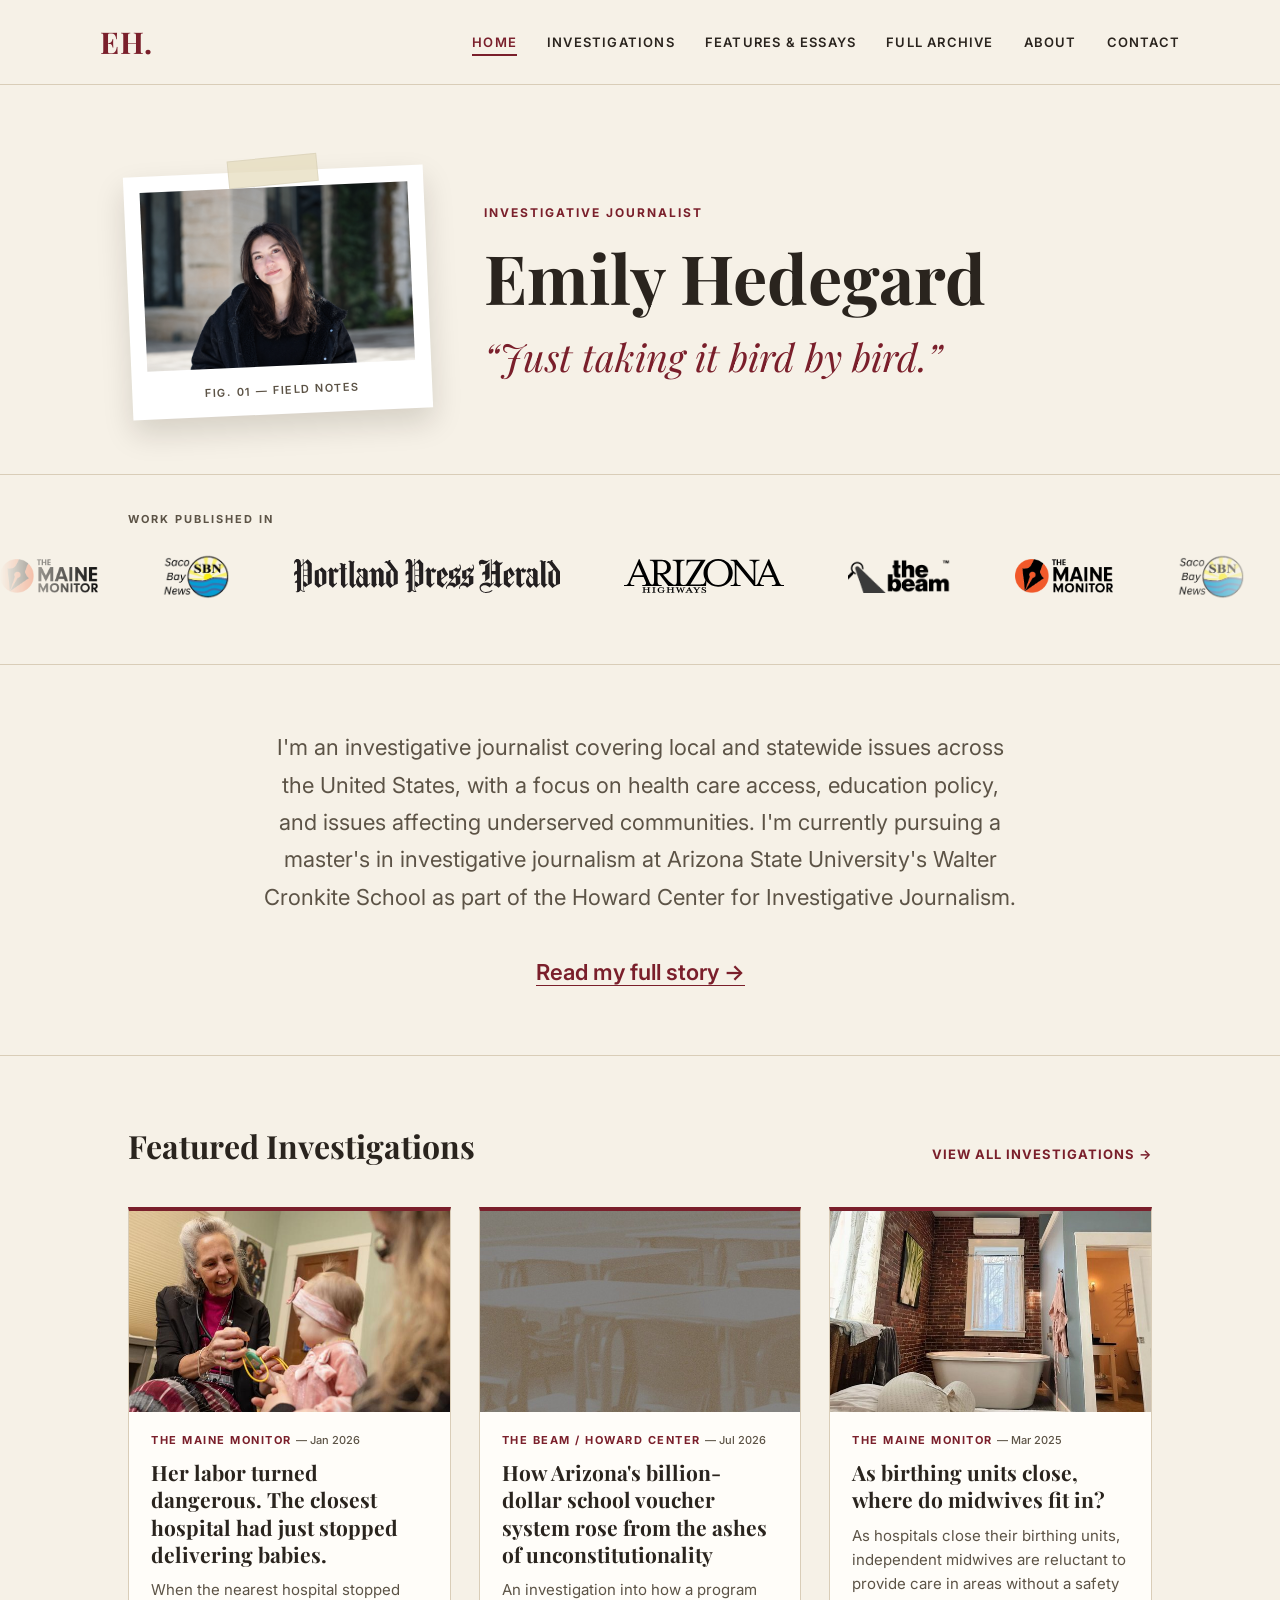
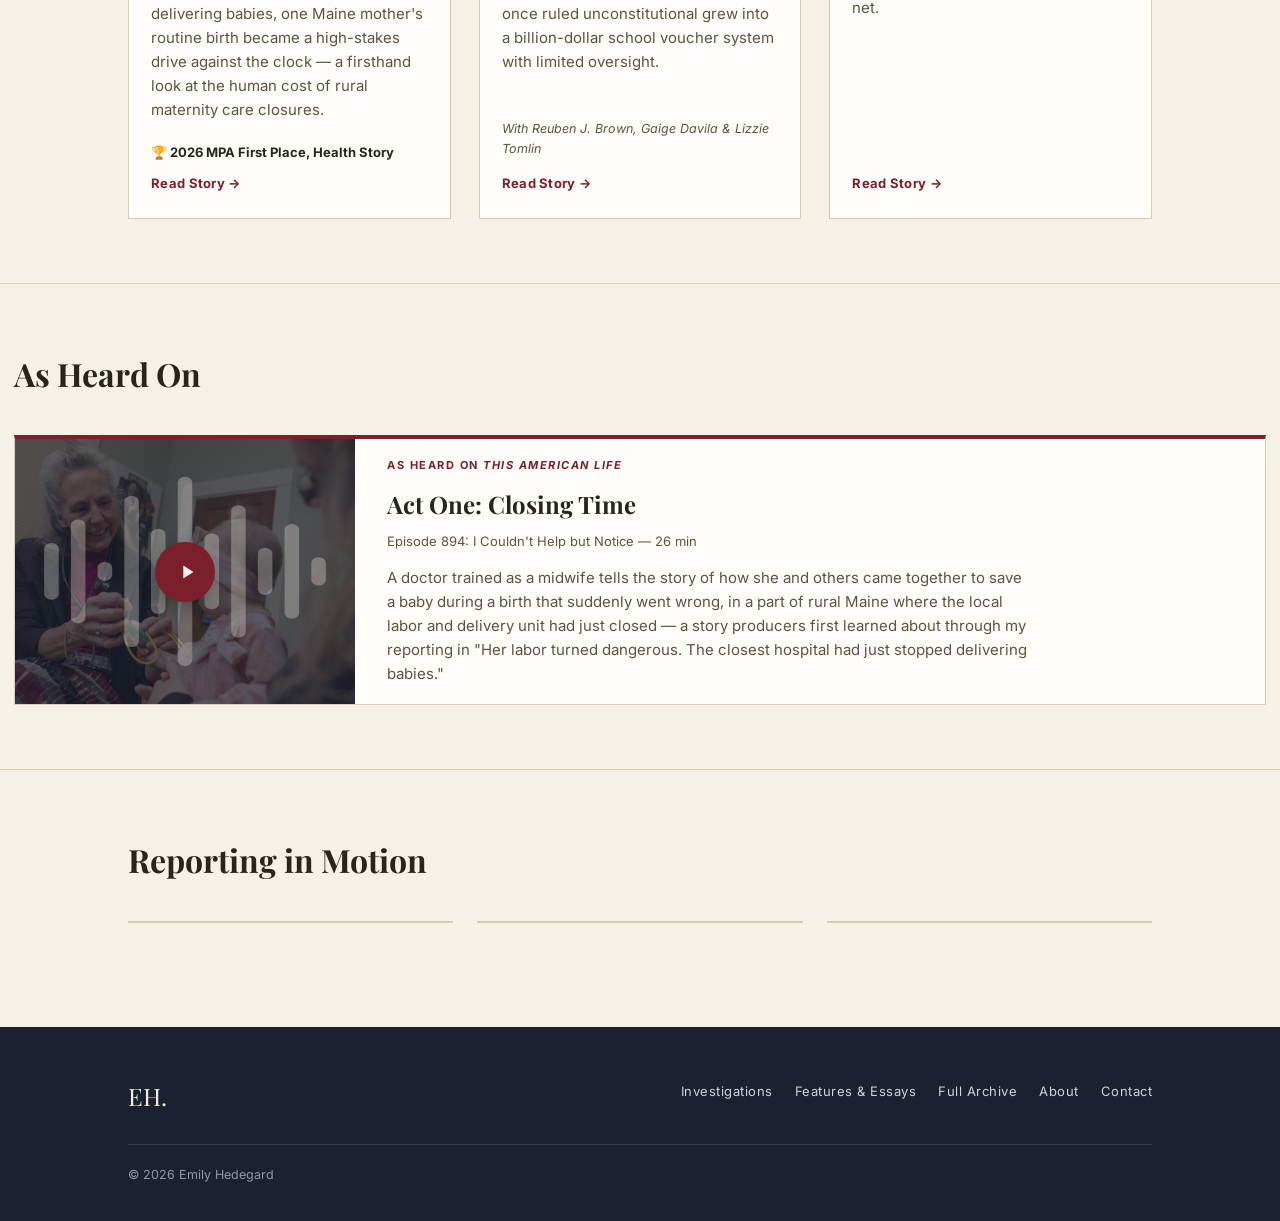
<file: index.html>
<!DOCTYPE html>
<html lang="en">
<head>
<meta charset="UTF-8">
<meta name="viewport" content="width=device-width, initial-scale=1.0">
<title>Emily Hedegard — Investigative Journalist</title>
<meta name="description" content="Emily Hedegard is an investigative journalist covering health care access, education policy, and underserved communities across the United States.">
<link rel="preconnect" href="https://fonts.googleapis.com">
<link rel="preconnect" href="https://fonts.gstatic.com" crossorigin>
<link href="https://fonts.googleapis.com/css2?family=Playfair+Display:ital,wght@0,500;0,700;1,600&family=Inter:wght@400;500;600;700&display=swap" rel="stylesheet">
<link rel="stylesheet" href="css/style.css">
</head>
<body>

<header class="site-header">
  <div class="wrap nav-inner">
    <a href="index.html" class="logo">EH.</a>
    <button class="nav-toggle" aria-label="Toggle navigation" onclick="document.querySelector('.main-nav').classList.toggle('open')">&#9776;</button>
    <nav class="main-nav">
      <ul>
        <li><a href="index.html" class="active">Home</a></li>
        <li><a href="investigations.html">Investigations</a></li>
        <li><a href="features.html">Features &amp; Essays</a></li>
        <li><a href="archive.html">Full Archive</a></li>
        <li><a href="about.html">About</a></li>
        <li><a href="contact.html">Contact</a></li>
      </ul>
    </nav>
  </div>
</header>

<section class="hero">
  <div class="wrap" style="display:grid; grid-template-columns: 300px 1fr; gap:56px; align-items:center;">
    <div class="polaroid">
      <div class="tape"></div>
      <img src="images/headshot.png" alt="Portrait of Emily Hedegard">
      <div class="fig-caption">Fig. 01 — Field Notes</div>
    </div>
    <div>
      <div class="kicker">Investigative Journalist</div>
      <h1>Emily Hedegard</h1>
      <blockquote class="pull-quote">&ldquo;Just taking it bird by bird.&rdquo;</blockquote>
    </div>
  </div>
</section>

<section class="outlet-strip">
  <div class="wrap">
    <div class="label">Work published in</div>
  </div>
  <div class="logo-marquee">
    <div class="logo-track">
      <img class="logo-item" src="images/logos/maine-monitor.png" alt="The Maine Monitor">
      <img class="logo-item" src="images/logos/saco-bay-news.png" alt="Saco Bay News">
      <img class="logo-item" src="images/logos/press-herald.svg" alt="Portland Press Herald">
      <img class="logo-item" src="images/logos/arizona-highways.svg" alt="Arizona Highways">
      <img class="logo-item" src="images/logos/the-beam.png" alt="The Beam">
      <img class="logo-item" src="images/logos/maine-monitor.png" alt="" aria-hidden="true">
      <img class="logo-item" src="images/logos/saco-bay-news.png" alt="" aria-hidden="true">
      <img class="logo-item" src="images/logos/press-herald.svg" alt="" aria-hidden="true">
      <img class="logo-item" src="images/logos/arizona-highways.svg" alt="" aria-hidden="true">
      <img class="logo-item" src="images/logos/the-beam.png" alt="" aria-hidden="true">
    </div>
  </div>
</section>

<section class="section">
  <div class="wrap">
    <p class="bio-blurb">
      I'm an investigative journalist covering local and statewide issues across the United States, with a focus on health care access, education policy, and issues affecting underserved communities. I'm currently pursuing a master's in investigative journalism at Arizona State University's Walter Cronkite School as part of the Howard Center for Investigative Journalism.
      <br><br>
      <a href="about.html">Read my full story →</a>
    </p>
  </div>
</section>

<section class="section">
  <div class="wrap">
    <div class="section-head">
      <h2>Featured Investigations</h2>
      <a class="see-all" href="investigations.html">View all investigations →</a>
    </div>
    <div class="card-grid">

      <article class="story-card">
        <div class="card-thumb"><img src="images/thumb-labor-dangerous.jpg" alt="An elderly doctor examines a newborn baby"></div>
        <div class="card-body">
          <div class="card-outlet">The Maine Monitor <span class="date">— Jan 2026</span></div>
          <h3 class="card-headline">Her labor turned dangerous. The closest hospital had just stopped delivering babies.</h3>
          <p class="card-dek">When the nearest hospital stopped delivering babies, one Maine mother's routine birth became a high-stakes drive against the clock — a firsthand look at the human cost of rural maternity care closures.</p>
          <span class="award-badge">🏆 2026 MPA First Place, Health Story</span>
          <a class="read-link" href="https://themainemonitor.org/her-labor-turned-dangerous/" target="_blank" rel="noopener">Read Story →</a>
        </div>
      </article>

      <article class="story-card">
        <div class="card-thumb"><img src="images/thumb-az-vouchers.jpg" alt="Empty classroom desks"></div>
        <div class="card-body">
          <div class="card-outlet">The Beam / Howard Center <span class="date">— Jul 2026</span></div>
          <h3 class="card-headline">How Arizona's billion-dollar school voucher system rose from the ashes of unconstitutionality</h3>
          <p class="card-dek">An investigation into how a program once ruled unconstitutional grew into a billion-dollar school voucher system with limited oversight.</p>
          <p class="card-byline">With Reuben J. Brown, Gaige Davila &amp; Lizzie Tomlin</p>
          <a class="read-link" href="https://thebeam.org/arizona-school-voucher-system-went-from-unconstitutional-to-billion-dollar-program/" target="_blank" rel="noopener">Read Story →</a>
        </div>
      </article>

      <article class="story-card">
        <div class="card-thumb"><img src="images/thumb-midwives.jpg" alt="Bathroom with exposed brick and soaking tub"></div>
        <div class="card-body">
          <div class="card-outlet">The Maine Monitor <span class="date">— Mar 2025</span></div>
          <h3 class="card-headline">As birthing units close, where do midwives fit in?</h3>
          <p class="card-dek">As hospitals close their birthing units, independent midwives are reluctant to provide care in areas without a safety net.</p>
          <a class="read-link" href="https://themainemonitor.org/birthing-unit-closures-midwives/" target="_blank" rel="noopener">Read Story →</a>
        </div>
      </article>

    </div>
  </div>
</section>

<section class="section">
  <div class="wrap wrap-wide">
    <div class="section-head">
      <h2>As Heard On</h2>
    </div>
    <div class="spotlight-card">
      <div class="spotlight-thumb">
        <svg class="spotlight-wave" viewBox="0 0 280 280" preserveAspectRatio="none" aria-hidden="true">
          <rect x="24" y="110" width="12" height="60" rx="6"></rect>
          <rect x="46" y="85" width="12" height="110" rx="6"></rect>
          <rect x="68" y="130" width="12" height="20" rx="6"></rect>
          <rect x="90" y="60" width="12" height="160" rx="6"></rect>
          <rect x="112" y="95" width="12" height="90" rx="6"></rect>
          <rect x="134" y="40" width="12" height="200" rx="6"></rect>
          <rect x="156" y="100" width="12" height="80" rx="6"></rect>
          <rect x="178" y="70" width="12" height="140" rx="6"></rect>
          <rect x="200" y="115" width="12" height="50" rx="6"></rect>
          <rect x="222" y="90" width="12" height="100" rx="6"></rect>
          <rect x="244" y="125" width="12" height="30" rx="6"></rect>
        </svg>
        <a class="spotlight-play" href="https://www.thisamericanlife.org/894/i-couldnt-help-but-notice/act-one-4" target="_blank" rel="noopener" aria-label="Listen to Act One: Closing Time on This American Life (opens in a new tab)">
          <svg viewBox="0 0 24 24" aria-hidden="true"><path d="M8 5v14l11-7z"></path></svg>
        </a>
      </div>
      <div class="spotlight-body">
        <div class="spotlight-kicker">As heard on <em>This American Life</em></div>
        <h3>Act One: Closing Time</h3>
        <div class="spotlight-meta">Episode 894: I Couldn't Help but Notice — 26 min</div>
        <p>A doctor trained as a midwife tells the story of how she and others came together to save a baby during a birth that suddenly went wrong, in a part of rural Maine where the local labor and delivery unit had just closed — a story producers first learned about through my reporting in "Her labor turned dangerous. The closest hospital had just stopped delivering babies."</p>
      </div>
    </div>
  </div>
</section>

<section class="section">
  <div class="wrap">
    <div class="section-head">
      <h2>Reporting in Motion</h2>
    </div>
    <div class="reel-grid">
      <div class="reel-embed">
        <blockquote class="instagram-media" data-instgrm-permalink="https://www.instagram.com/reel/C56uQ3aLykK/" data-instgrm-version="14" style="margin:0; width:100%;"></blockquote>
      </div>
      <div class="reel-embed">
        <blockquote class="instagram-media" data-instgrm-permalink="https://www.instagram.com/reel/C7HaHWYhzMW/" data-instgrm-version="14" style="margin:0; width:100%;"></blockquote>
      </div>
      <div class="reel-embed">
        <blockquote class="instagram-media" data-instgrm-permalink="https://www.instagram.com/reel/DQu3SEEEojK/" data-instgrm-version="14" style="margin:0; width:100%;"></blockquote>
      </div>
    </div>
  </div>
</section>
<script async src="//www.instagram.com/embed.js"></script>

<footer class="site-footer">
  <div class="wrap">
    <div class="foot-top">
      <div class="foot-logo">EH.</div>
      <nav>
        <ul>
          <li><a href="investigations.html">Investigations</a></li>
          <li><a href="features.html">Features &amp; Essays</a></li>
          <li><a href="archive.html">Full Archive</a></li>
          <li><a href="about.html">About</a></li>
          <li><a href="contact.html">Contact</a></li>
        </ul>
      </nav>
    </div>
    <div class="foot-bottom">
      <span>&copy; <span id="year"></span> Emily Hedegard</span>
    </div>
  </div>
</footer>
<script>document.getElementById('year').textContent = new Date().getFullYear();</script>

</body>
</html>
</file>
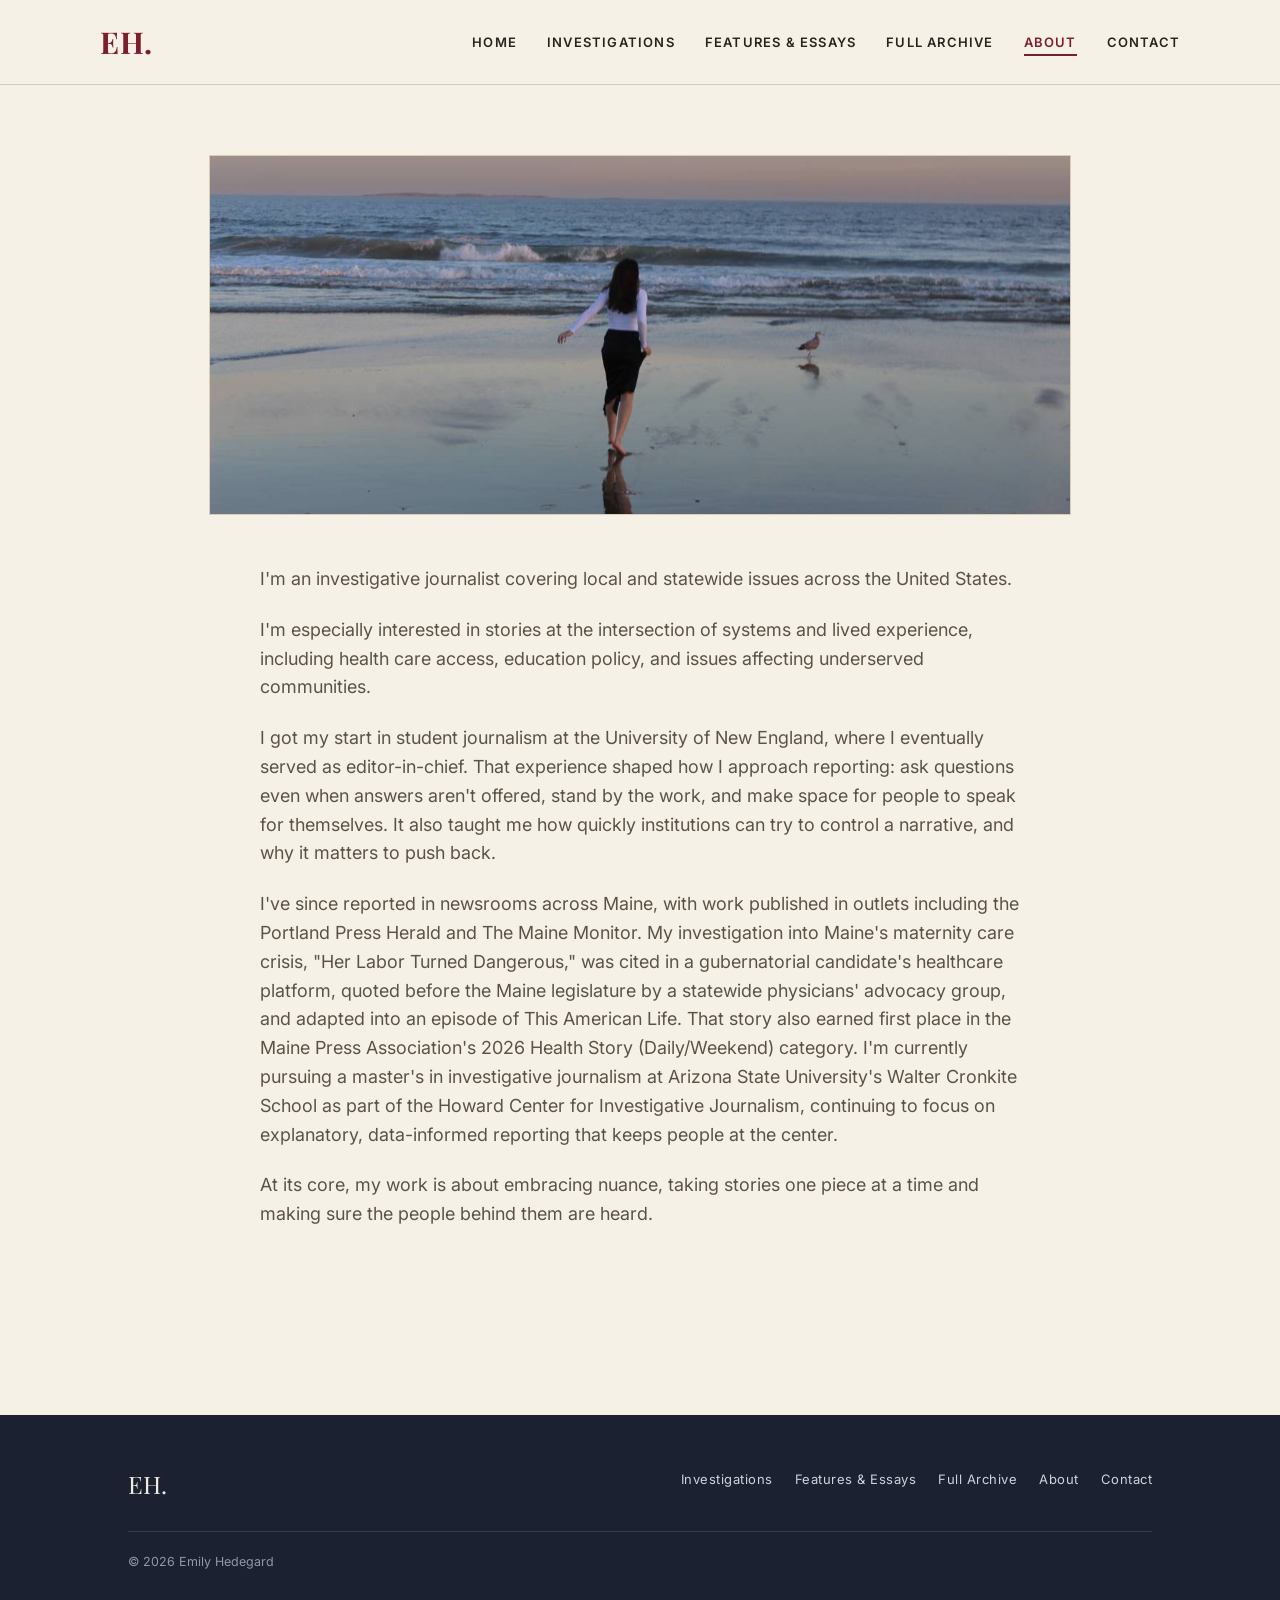
<file: about.html>
<!DOCTYPE html>
<html lang="en">
<head>
<meta charset="UTF-8">
<meta name="viewport" content="width=device-width, initial-scale=1.0">
<title>About — Emily Hedegard</title>
<meta name="description" content="Emily Hedegard is an investigative journalist covering health care access, education policy, and underserved communities across the United States.">
<link rel="preconnect" href="https://fonts.googleapis.com">
<link rel="preconnect" href="https://fonts.gstatic.com" crossorigin>
<link href="https://fonts.googleapis.com/css2?family=Playfair+Display:ital,wght@0,500;0,700;1,600&family=Inter:wght@400;500;600;700&display=swap" rel="stylesheet">
<link rel="stylesheet" href="css/style.css">
</head>
<body>

<header class="site-header">
  <div class="wrap nav-inner">
    <a href="index.html" class="logo">EH.</a>
    <button class="nav-toggle" aria-label="Toggle navigation" onclick="document.querySelector('.main-nav').classList.toggle('open')">&#9776;</button>
    <nav class="main-nav">
      <ul>
        <li><a href="index.html">Home</a></li>
        <li><a href="investigations.html">Investigations</a></li>
        <li><a href="features.html">Features &amp; Essays</a></li>
        <li><a href="archive.html">Full Archive</a></li>
        <li><a href="about.html" class="active">About</a></li>
        <li><a href="contact.html">Contact</a></li>
      </ul>
    </nav>
  </div>
</header>

<section class="about-hero about-hero--image">
  <div class="wrap">
    <img class="about-banner-img" alt="Emily Hedegard on the coast of Maine" src="[data-uri]">
  </div>
</section>

<section class="section" style="padding-top:0;">
  <div class="wrap about-body">
    <p>I'm an investigative journalist covering local and statewide issues across the United States.</p>

    <p>I'm especially interested in stories at the intersection of systems and lived experience, including health care access, education policy, and issues affecting underserved communities.</p>

    <p>I got my start in student journalism at the University of New England, where I eventually served as editor-in-chief. That experience shaped how I approach reporting: ask questions even when answers aren't offered, stand by the work, and make space for people to speak for themselves. It also taught me how quickly institutions can try to control a narrative, and why it matters to push back.</p>

    <p>I've since reported in newsrooms across Maine, with work published in outlets including the Portland Press Herald and The Maine Monitor. My investigation into Maine's maternity care crisis, "Her Labor Turned Dangerous," was cited in a gubernatorial candidate's healthcare platform, quoted before the Maine legislature by a statewide physicians' advocacy group, and adapted into an episode of This American Life. That story also earned first place in the Maine Press Association's 2026 Health Story (Daily/Weekend) category. I'm currently pursuing a master's in investigative journalism at Arizona State University's Walter Cronkite School as part of the Howard Center for Investigative Journalism, continuing to focus on explanatory, data-informed reporting that keeps people at the center.</p>

    <p>At its core, my work is about embracing nuance, taking stories one piece at a time and making sure the people behind them are heard.</p>
  </div>
</section>

<footer class="site-footer">
  <div class="wrap">
    <div class="foot-top">
      <div class="foot-logo">EH.</div>
      <nav>
        <ul>
          <li><a href="investigations.html">Investigations</a></li>
          <li><a href="features.html">Features &amp; Essays</a></li>
          <li><a href="archive.html">Full Archive</a></li>
          <li><a href="about.html">About</a></li>
          <li><a href="contact.html">Contact</a></li>
        </ul>
      </nav>
    </div>
    <div class="foot-bottom">
      <span>&copy; <span id="year"></span> Emily Hedegard</span>
    </div>
  </div>
</footer>
<script>document.getElementById('year').textContent = new Date().getFullYear();</script>

</body>
</html>
</file>
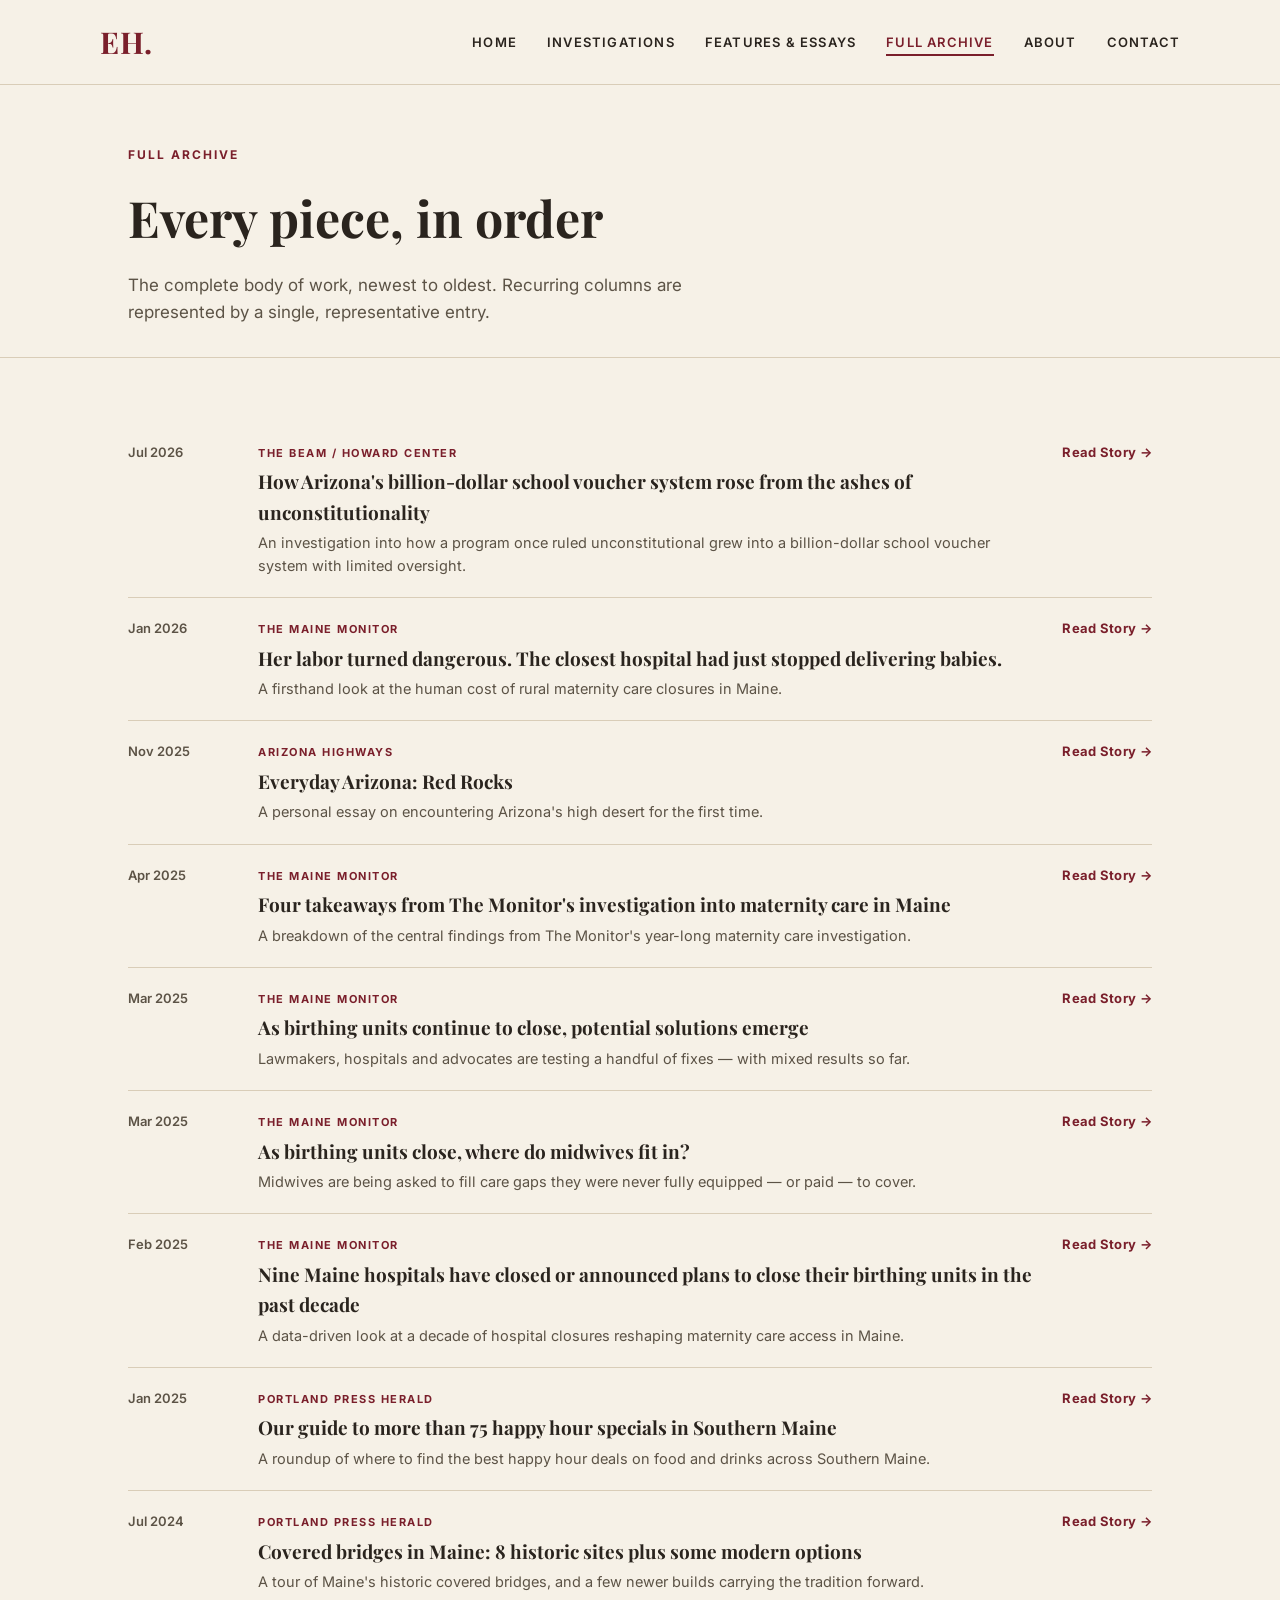
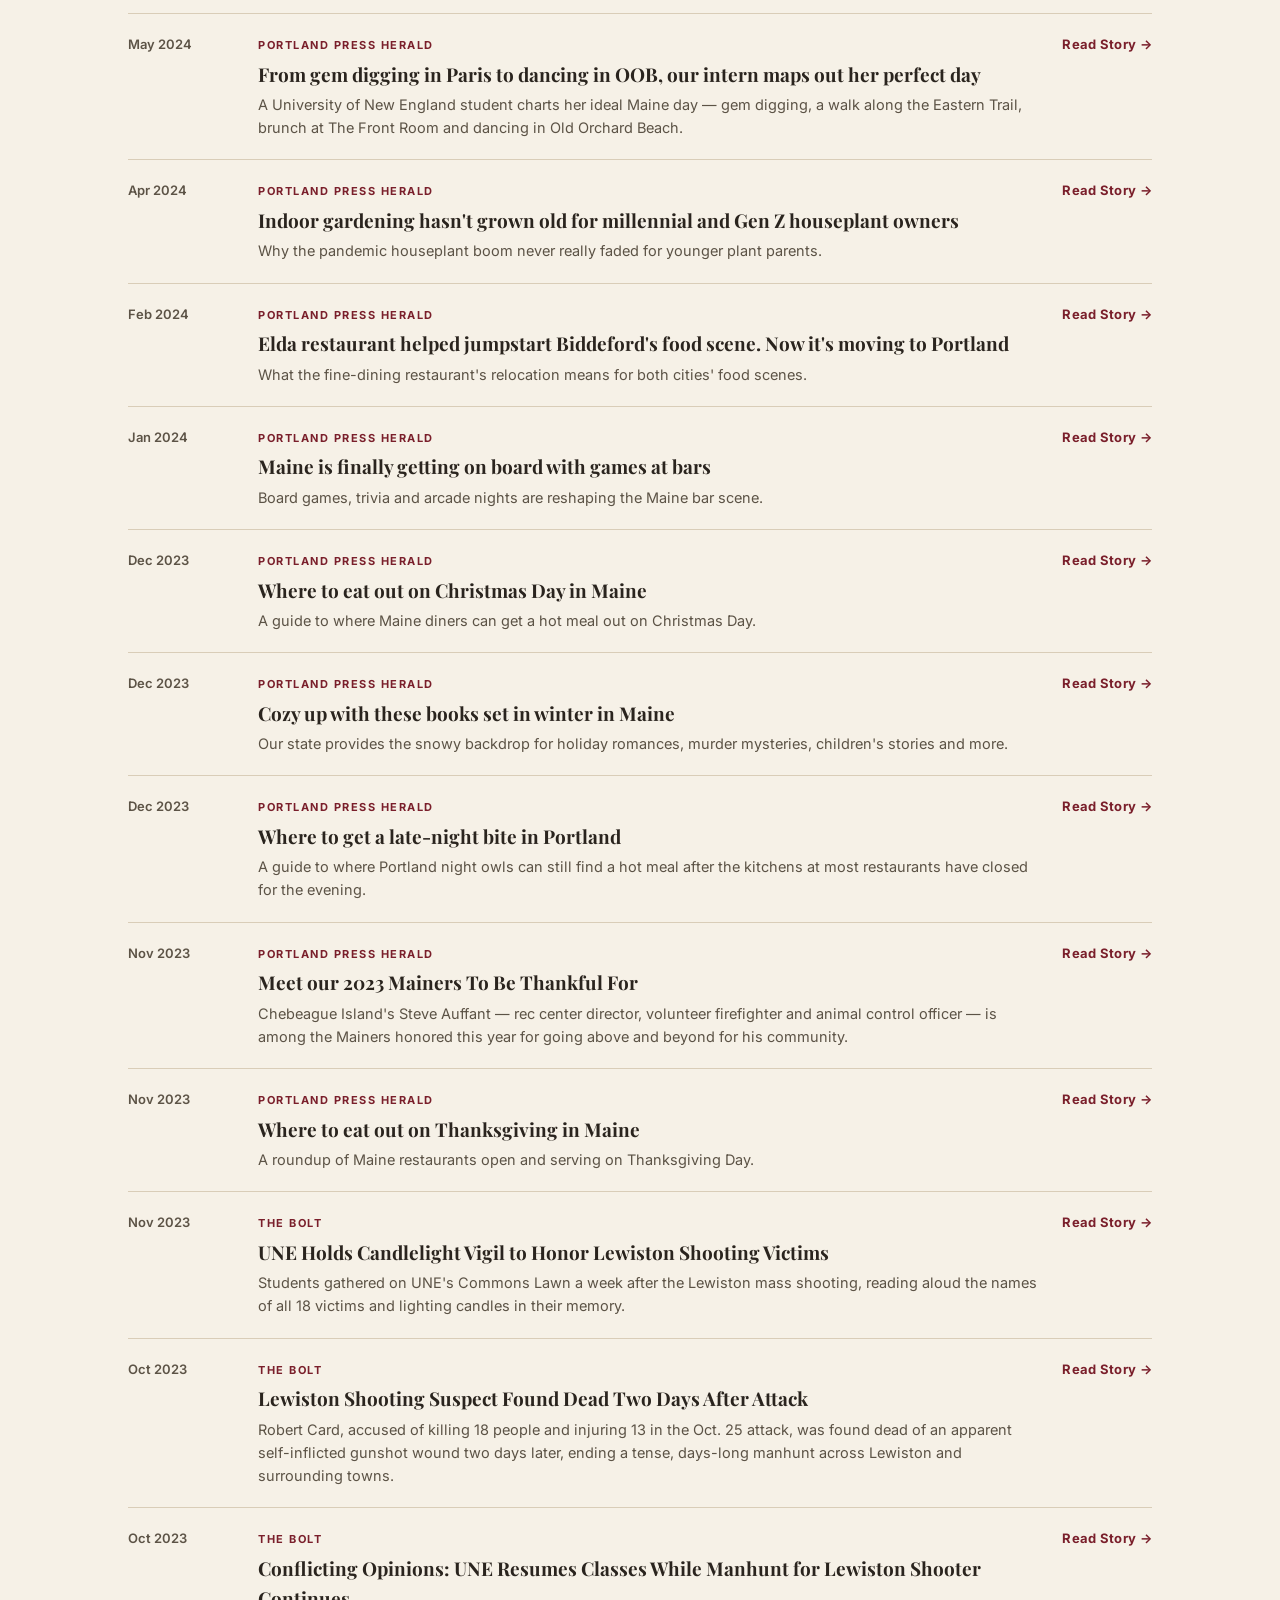
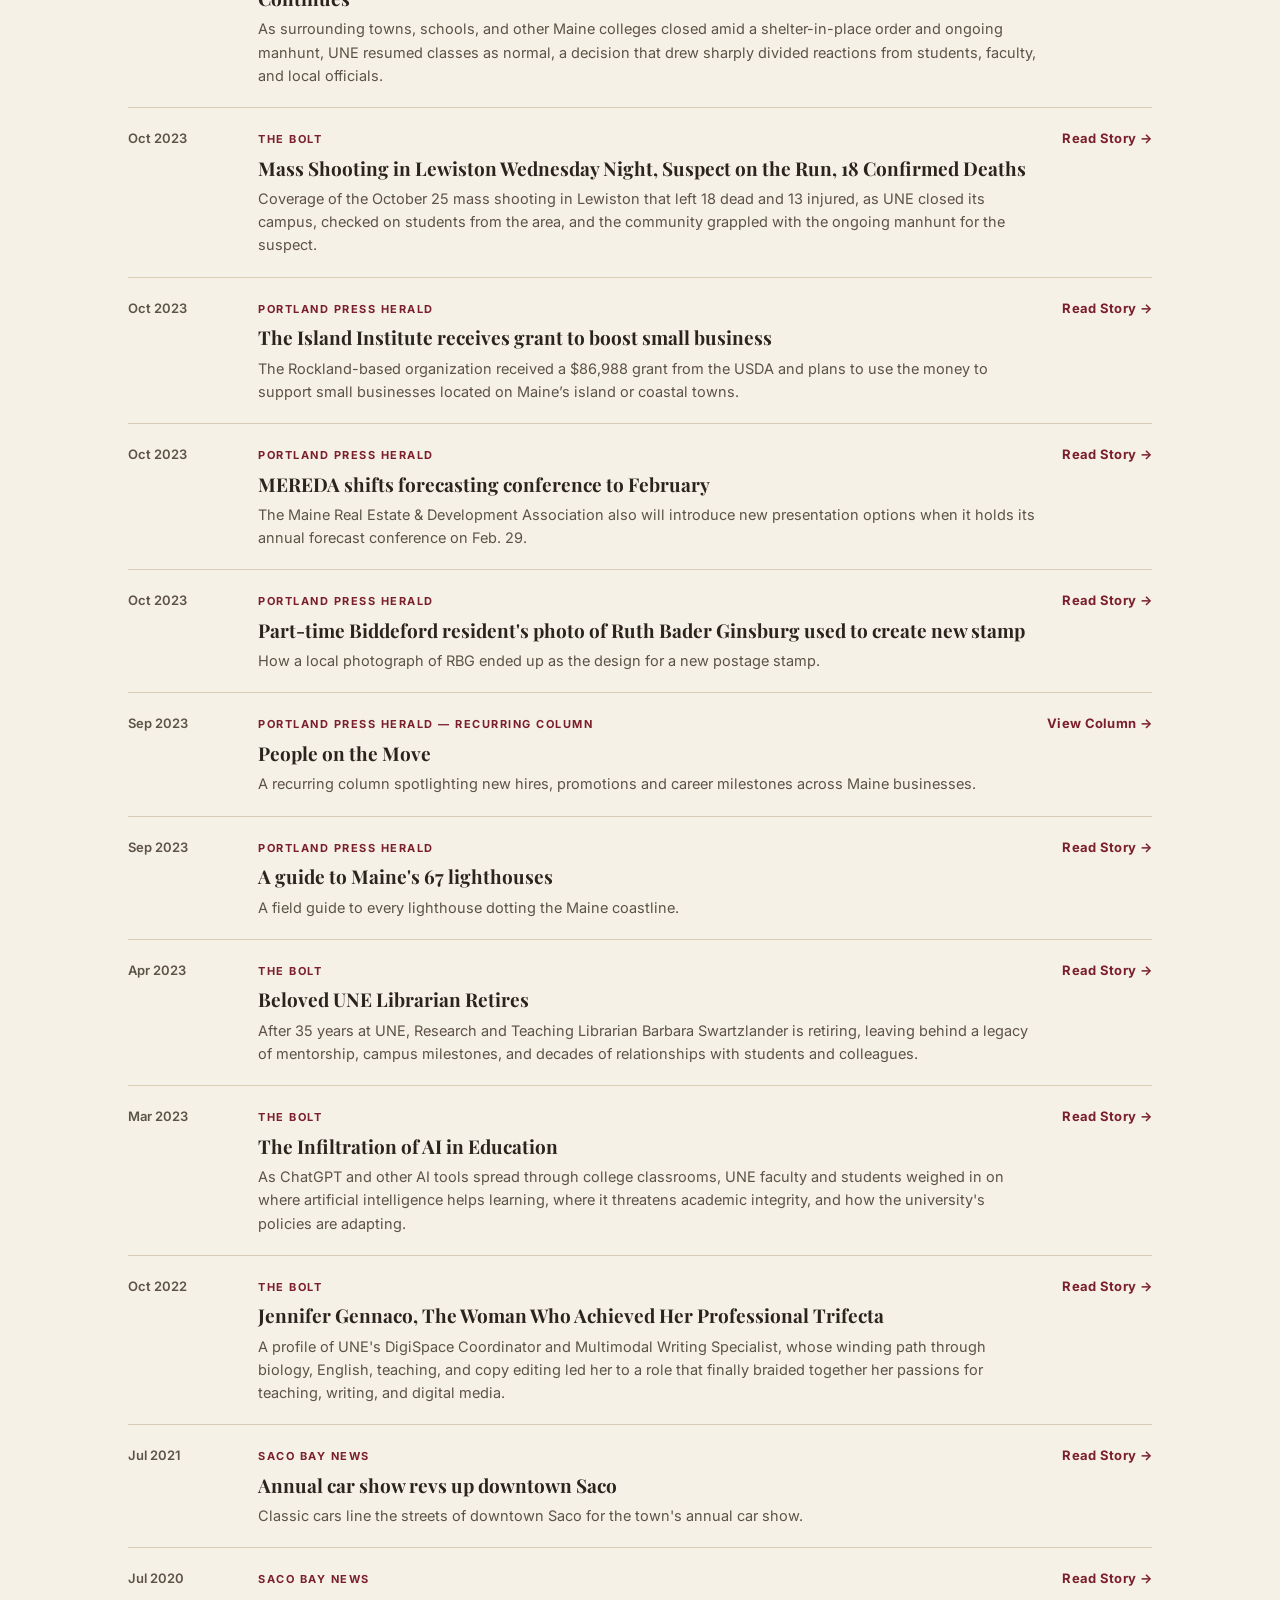
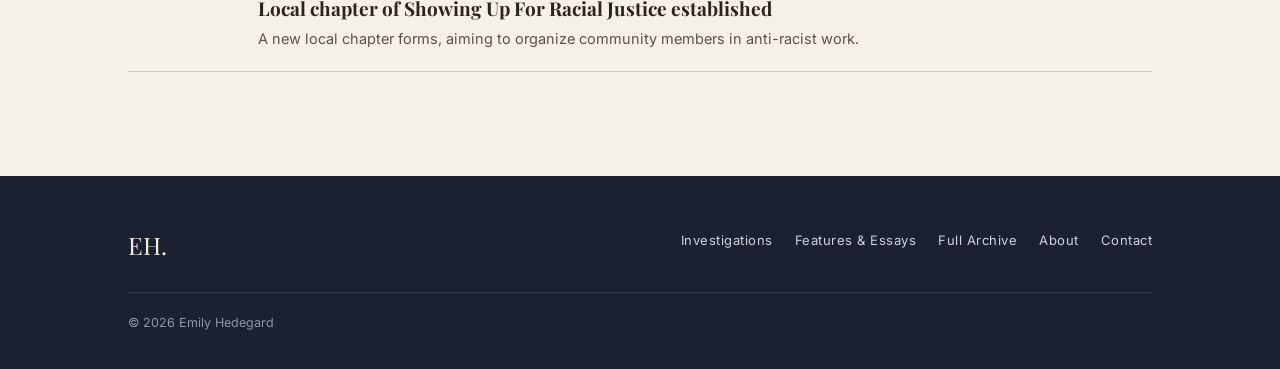
<file: archive.html>
<!DOCTYPE html>
<html lang="en">
<head>
<meta charset="UTF-8">
<meta name="viewport" content="width=device-width, initial-scale=1.0">
<title>Full Archive — Emily Hedegard</title>
<meta name="description" content="The complete, chronological body of work from investigative journalist Emily Hedegard.">
<link rel="preconnect" href="https://fonts.googleapis.com">
<link rel="preconnect" href="https://fonts.gstatic.com" crossorigin>
<link href="https://fonts.googleapis.com/css2?family=Playfair+Display:ital,wght@0,500;0,700;1,600&family=Inter:wght@400;500;600;700&display=swap" rel="stylesheet">
<link rel="stylesheet" href="css/style.css">
</head>
<body>

<header class="site-header">
  <div class="wrap nav-inner">
    <a href="index.html" class="logo">EH.</a>
    <button class="nav-toggle" aria-label="Toggle navigation" onclick="document.querySelector('.main-nav').classList.toggle('open')">&#9776;</button>
    <nav class="main-nav">
      <ul>
        <li><a href="index.html">Home</a></li>
        <li><a href="investigations.html">Investigations</a></li>
        <li><a href="features.html">Features &amp; Essays</a></li>
        <li><a href="archive.html" class="active">Full Archive</a></li>
        <li><a href="about.html">About</a></li>
        <li><a href="contact.html">Contact</a></li>
      </ul>
    </nav>
  </div>
</header>

<section class="page-head">
  <div class="wrap">
    <div class="kicker">Full Archive</div>
    <h1>Every piece, in order</h1>
    <p>The complete body of work, newest to oldest. Recurring columns are represented by a single, representative entry.</p>
  </div>
</section>

<section class="section">
  <div class="wrap">
    <div class="archive-list">

      <div class="archive-row">
        <div class="arch-date">Jul 2026</div>
        <div class="arch-main">
          <div class="arch-outlet">The Beam / Howard Center</div>
          <h3>How Arizona's billion-dollar school voucher system rose from the ashes of unconstitutionality</h3>
          <p>An investigation into how a program once ruled unconstitutional grew into a billion-dollar school voucher system with limited oversight.</p>
        </div>
        <a class="read-link" href="https://thebeam.org/arizona-school-voucher-system-went-from-unconstitutional-to-billion-dollar-program/" target="_blank" rel="noopener">Read Story →</a>
      </div>

      <div class="archive-row">
        <div class="arch-date">Jan 2026</div>
        <div class="arch-main">
          <div class="arch-outlet">The Maine Monitor</div>
          <h3>Her labor turned dangerous. The closest hospital had just stopped delivering babies.</h3>
          <p>A firsthand look at the human cost of rural maternity care closures in Maine.</p>
        </div>
        <a class="read-link" href="https://themainemonitor.org/her-labor-turned-dangerous/" target="_blank" rel="noopener">Read Story →</a>
      </div>

      <div class="archive-row">
        <div class="arch-date">Nov 2025</div>
        <div class="arch-main">
          <div class="arch-outlet">Arizona Highways</div>
          <h3>Everyday Arizona: Red Rocks</h3>
          <p>A personal essay on encountering Arizona's high desert for the first time.</p>
        </div>
        <a class="read-link" href="https://www.arizonahighways.com/article/everyday-arizona-red-rocks" target="_blank" rel="noopener">Read Story →</a>
      </div>

      <div class="archive-row">
        <div class="arch-date">Apr 2025</div>
        <div class="arch-main">
          <div class="arch-outlet">The Maine Monitor</div>
          <h3>Four takeaways from The Monitor's investigation into maternity care in Maine</h3>
          <p>A breakdown of the central findings from The Monitor's year-long maternity care investigation.</p>
        </div>
        <a class="read-link" href="https://themainemonitor.org/maternity-care-investigation-takeaways/" target="_blank" rel="noopener">Read Story →</a>
      </div>

      <div class="archive-row">
        <div class="arch-date">Mar 2025</div>
        <div class="arch-main">
          <div class="arch-outlet">The Maine Monitor</div>
          <h3>As birthing units continue to close, potential solutions emerge</h3>
          <p>Lawmakers, hospitals and advocates are testing a handful of fixes — with mixed results so far.</p>
        </div>
        <a class="read-link" href="https://themainemonitor.org/maternity-care-solutions/" target="_blank" rel="noopener">Read Story →</a>
      </div>

      <div class="archive-row">
        <div class="arch-date">Mar 2025</div>
        <div class="arch-main">
          <div class="arch-outlet">The Maine Monitor</div>
          <h3>As birthing units close, where do midwives fit in?</h3>
          <p>Midwives are being asked to fill care gaps they were never fully equipped — or paid — to cover.</p>
        </div>
        <a class="read-link" href="https://themainemonitor.org/birthing-unit-closures-midwives/" target="_blank" rel="noopener">Read Story →</a>
      </div>

      <div class="archive-row">
        <div class="arch-date">Feb 2025</div>
        <div class="arch-main">
          <div class="arch-outlet">The Maine Monitor</div>
          <h3>Nine Maine hospitals have closed or announced plans to close their birthing units in the past decade</h3>
          <p>A data-driven look at a decade of hospital closures reshaping maternity care access in Maine.</p>
        </div>
        <a class="read-link" href="https://themainemonitor.org/birthing-unit-closures/" target="_blank" rel="noopener">Read Story →</a>
      </div>

      <div class="archive-row">
        <div class="arch-date">Jan 2025</div>
        <div class="arch-main">
          <div class="arch-outlet">Portland Press Herald</div>
          <h3>Our guide to more than 75 happy hour specials in Southern Maine</h3>
          <p>A roundup of where to find the best happy hour deals on food and drinks across Southern Maine.</p>
        </div>
        <a class="read-link" href="https://www.pressherald.com/2025/01/17/our-guide-to-more-than-75-happy-hour-specials-in-southern-maine/" target="_blank" rel="noopener">Read Story →</a>
      </div>

      <div class="archive-row">
        <div class="arch-date">Jul 2024</div>
        <div class="arch-main">
          <div class="arch-outlet">Portland Press Herald</div>
          <h3>Covered bridges in Maine: 8 historic sites plus some modern options</h3>
          <p>A tour of Maine's historic covered bridges, and a few newer builds carrying the tradition forward.</p>
        </div>
        <a class="read-link" href="https://www.pressherald.com/2024/07/11/covered-bridges-in-maine-8-historic-sites-plus-some-modern-options/" target="_blank" rel="noopener">Read Story →</a>
      </div>

      <div class="archive-row">
        <div class="arch-date">May 2024</div>
        <div class="arch-main">
          <div class="arch-outlet">Portland Press Herald</div>
          <h3>From gem digging in Paris to dancing in OOB, our intern maps out her perfect day</h3>
          <p>A University of New England student charts her ideal Maine day — gem digging, a walk along the Eastern Trail, brunch at The Front Room and dancing in Old Orchard Beach.</p>
        </div>
        <a class="read-link" href="https://www.pressherald.com/2024/05/13/from-gem-digging-in-paris-to-dancing-in-oob-our-intern-maps-our-her-perfect-day/" target="_blank" rel="noopener">Read Story →</a>
      </div>

      <div class="archive-row">
        <div class="arch-date">Apr 2024</div>
        <div class="arch-main">
          <div class="arch-outlet">Portland Press Herald</div>
          <h3>Indoor gardening hasn't grown old for millennial and Gen Z houseplant owners</h3>
          <p>Why the pandemic houseplant boom never really faded for younger plant parents.</p>
        </div>
        <a class="read-link" href="https://www.pressherald.com/2024/04/15/indoor-gardening-hasnt-grown-old-for-millennial-and-gen-z-houseplant-owners/" target="_blank" rel="noopener">Read Story →</a>
      </div>

      <div class="archive-row">
        <div class="arch-date">Feb 2024</div>
        <div class="arch-main">
          <div class="arch-outlet">Portland Press Herald</div>
          <h3>Elda restaurant helped jumpstart Biddeford's food scene. Now it's moving to Portland</h3>
          <p>What the fine-dining restaurant's relocation means for both cities' food scenes.</p>
        </div>
        <a class="read-link" href="https://www.pressherald.com/2024/02/29/fine-dining-restaurant-elda-which-helped-jumpstart-biddefords-food-renaissance-is-relocating-to-portland/" target="_blank" rel="noopener">Read Story →</a>
      </div>

      <div class="archive-row">
        <div class="arch-date">Jan 2024</div>
        <div class="arch-main">
          <div class="arch-outlet">Portland Press Herald</div>
          <h3>Maine is finally getting on board with games at bars</h3>
          <p>Board games, trivia and arcade nights are reshaping the Maine bar scene.</p>
        </div>
        <a class="read-link" href="https://www.pressherald.com/2024/01/29/maines-finally-getting-on-board-with-game-bars/" target="_blank" rel="noopener">Read Story →</a>
      </div>

      <div class="archive-row">
        <div class="arch-date">Dec 2023</div>
        <div class="arch-main">
          <div class="arch-outlet">Portland Press Herald</div>
          <h3>Where to eat out on Christmas Day in Maine</h3>
          <p>A guide to where Maine diners can get a hot meal out on Christmas Day.</p>
        </div>
        <a class="read-link" href="https://www.pressherald.com/2023/12/21/where-to-eat-out-on-christmas-day-in-maine/" target="_blank" rel="noopener">Read Story →</a>
      </div>

      <div class="archive-row">
        <div class="arch-date">Dec 2023</div>
        <div class="arch-main">
          <div class="arch-outlet">Portland Press Herald</div>
          <h3>Cozy up with these books set in winter in Maine</h3>
          <p>Our state provides the snowy backdrop for holiday romances, murder mysteries, children's stories and more.</p>
        </div>
        <a class="read-link" href="https://www.pressherald.com/2023/12/14/cozy-up-with-these-books-set-in-winter-in-maine/" target="_blank" rel="noopener">Read Story →</a>
      </div>

      <div class="archive-row">
        <div class="arch-date">Dec 2023</div>
        <div class="arch-main">
          <div class="arch-outlet">Portland Press Herald</div>
          <h3>Where to get a late-night bite in Portland</h3>
          <p>A guide to where Portland night owls can still find a hot meal after the kitchens at most restaurants have closed for the evening.</p>
        </div>
        <a class="read-link" href="https://www.pressherald.com/2023/12/11/where-to-get-a-late-night-bite-in-portland/" target="_blank" rel="noopener">Read Story →</a>
      </div>

      <div class="archive-row">
        <div class="arch-date">Nov 2023</div>
        <div class="arch-main">
          <div class="arch-outlet">Portland Press Herald</div>
          <h3>Meet our 2023 Mainers To Be Thankful For</h3>
          <p>Chebeague Island's Steve Auffant — rec center director, volunteer firefighter and animal control officer — is among the Mainers honored this year for going above and beyond for his community.</p>
        </div>
        <a class="read-link" href="https://www.pressherald.com/2023/11/22/meet-our-2023-mainers-to-be-thankful-for/" target="_blank" rel="noopener">Read Story →</a>
      </div>

      <div class="archive-row">
        <div class="arch-date">Nov 2023</div>
        <div class="arch-main">
          <div class="arch-outlet">Portland Press Herald</div>
          <h3>Where to eat out on Thanksgiving in Maine</h3>
          <p>A roundup of Maine restaurants open and serving on Thanksgiving Day.</p>
        </div>
        <a class="read-link" href="https://www.pressherald.com/2023/11/13/where-to-eat-out-on-thanksgiving-in-maine-2/" target="_blank" rel="noopener">Read Story →</a>
      </div>

      <div class="archive-row">
        <div class="arch-date">Nov 2023</div>
        <div class="arch-main">
          <div class="arch-outlet">The Bolt</div>
          <h3>UNE Holds Candlelight Vigil to Honor Lewiston Shooting Victims</h3>
          <p>Students gathered on UNE's Commons Lawn a week after the Lewiston mass shooting, reading aloud the names of all 18 victims and lighting candles in their memory.</p>
        </div>
        <a class="read-link" href="https://unethebolt.com/4283/news/une-holds-candlelight-vigil-to-honor-lewiston-shooting-victims/" target="_blank" rel="noopener">Read Story →</a>
      </div>

      <div class="archive-row">
        <div class="arch-date">Oct 2023</div>
        <div class="arch-main">
          <div class="arch-outlet">The Bolt</div>
          <h3>Lewiston Shooting Suspect Found Dead Two Days After Attack</h3>
          <p>Robert Card, accused of killing 18 people and injuring 13 in the Oct. 25 attack, was found dead of an apparent self-inflicted gunshot wound two days later, ending a tense, days-long manhunt across Lewiston and surrounding towns.</p>
        </div>
        <a class="read-link" href="https://unethebolt.com/4272/news/lewiston-shooting-suspect-found-dead-two-days-after-attack/" target="_blank" rel="noopener">Read Story →</a>
      </div>

      <div class="archive-row">
        <div class="arch-date">Oct 2023</div>
        <div class="arch-main">
          <div class="arch-outlet">The Bolt</div>
          <h3>Conflicting Opinions: UNE Resumes Classes While Manhunt for Lewiston Shooter Continues</h3>
          <p>As surrounding towns, schools, and other Maine colleges closed amid a shelter-in-place order and ongoing manhunt, UNE resumed classes as normal, a decision that drew sharply divided reactions from students, faculty, and local officials.</p>
        </div>
        <a class="read-link" href="https://unethebolt.com/4256/news/conflicting-opinions-une-resumes-classes-while-manhunt-for-lewiston-shooter-continues/" target="_blank" rel="noopener">Read Story →</a>
      </div>

      <div class="archive-row">
        <div class="arch-date">Oct 2023</div>
        <div class="arch-main">
          <div class="arch-outlet">The Bolt</div>
          <h3>Mass Shooting in Lewiston Wednesday Night, Suspect on the Run, 18 Confirmed Deaths</h3>
          <p>Coverage of the October 25 mass shooting in Lewiston that left 18 dead and 13 injured, as UNE closed its campus, checked on students from the area, and the community grappled with the ongoing manhunt for the suspect.</p>
        </div>
        <a class="read-link" href="https://unethebolt.com/4234/news/mass-shooting-in-lewiston-wednesday-night-suspect-on-the-run-18-confirmed-deaths/" target="_blank" rel="noopener">Read Story →</a>
      </div>

      <div class="archive-row">
        <div class="arch-date">Oct 2023</div>
        <div class="arch-main">
          <div class="arch-outlet">Portland Press Herald</div>
          <h3>The Island Institute receives grant to boost small business</h3>
          <p>The Rockland-based organization received a $86,988 grant from the USDA and plans to use the money to support small businesses located on Maine’s island or coastal towns.</p>
        </div>
        <a class="read-link" href="https://www.pressherald.com/2023/10/20/the-island-institute-receives-grant-to-boost-small-business/" target="_blank" rel="noopener">Read Story →</a>
      </div>

      <div class="archive-row">
        <div class="arch-date">Oct 2023</div>
        <div class="arch-main">
          <div class="arch-outlet">Portland Press Herald</div>
          <h3>MEREDA shifts forecasting conference to February</h3>
          <p>The Maine Real Estate &amp; Development Association also will introduce new presentation options when it holds its annual forecast conference on Feb. 29.</p>
        </div>
        <a class="read-link" href="https://www.pressherald.com/2023/10/18/mereda-changes-forecasting-conference/" target="_blank" rel="noopener">Read Story →</a>
      </div>

      <div class="archive-row">
        <div class="arch-date">Oct 2023</div>
        <div class="arch-main">
          <div class="arch-outlet">Portland Press Herald</div>
          <h3>Part-time Biddeford resident's photo of Ruth Bader Ginsburg used to create new stamp</h3>
          <p>How a local photograph of RBG ended up as the design for a new postage stamp.</p>
        </div>
        <a class="read-link" href="https://www.pressherald.com/2023/10/02/part-time-biddeford-residents-photo-of-ruth-bader-ginsburg-used-to-create-stamp/" target="_blank" rel="noopener">Read Story →</a>
      </div>

      <div class="archive-row">
        <div class="arch-date">Sep 2023</div>
        <div class="arch-main">
          <div class="arch-outlet">Portland Press Herald — recurring column</div>
          <h3>People on the Move</h3>
          <p>A recurring column spotlighting new hires, promotions and career milestones across Maine businesses.</p>
        </div>
        <a class="read-link" href="https://www.pressherald.com/2023/09/14/people-on-the-move-6/" target="_blank" rel="noopener">View Column →</a>
      </div>

      <div class="archive-row">
        <div class="arch-date">Sep 2023</div>
        <div class="arch-main">
          <div class="arch-outlet">Portland Press Herald</div>
          <h3>A guide to Maine's 67 lighthouses</h3>
          <p>A field guide to every lighthouse dotting the Maine coastline.</p>
        </div>
        <a class="read-link" href="https://www.pressherald.com/2023/09/07/a-guide-to-maines-66-lighthouses/" target="_blank" rel="noopener">Read Story →</a>
      </div>

      <div class="archive-row">
        <div class="arch-date">Apr 2023</div>
        <div class="arch-main">
          <div class="arch-outlet">The Bolt</div>
          <h3>Beloved UNE Librarian Retires</h3>
          <p>After 35 years at UNE, Research and Teaching Librarian Barbara Swartzlander is retiring, leaving behind a legacy of mentorship, campus milestones, and decades of relationships with students and colleagues.</p>
        </div>
        <a class="read-link" href="https://unethebolt.com/4144/news/beloved-une-librarian-retires/" target="_blank" rel="noopener">Read Story →</a>
      </div>

      <div class="archive-row">
        <div class="arch-date">Mar 2023</div>
        <div class="arch-main">
          <div class="arch-outlet">The Bolt</div>
          <h3>The Infiltration of AI in Education</h3>
          <p>As ChatGPT and other AI tools spread through college classrooms, UNE faculty and students weighed in on where artificial intelligence helps learning, where it threatens academic integrity, and how the university's policies are adapting.</p>
        </div>
        <a class="read-link" href="https://unethebolt.com/4053/news/the-infiltration-of-ai-in-education/" target="_blank" rel="noopener">Read Story →</a>
      </div>

      <div class="archive-row">
        <div class="arch-date">Oct 2022</div>
        <div class="arch-main">
          <div class="arch-outlet">The Bolt</div>
          <h3>Jennifer Gennaco, The Woman Who Achieved Her Professional Trifecta</h3>
          <p>A profile of UNE's DigiSpace Coordinator and Multimodal Writing Specialist, whose winding path through biology, English, teaching, and copy editing led her to a role that finally braided together her passions for teaching, writing, and digital media.</p>
        </div>
        <a class="read-link" href="https://unethebolt.com/3930/showcase/jennifer-gennaco-the-woman-who-achieved-her-professional-trifecta/" target="_blank" rel="noopener">Read Story →</a>
      </div>

      <div class="archive-row">
        <div class="arch-date">Jul 2021</div>
        <div class="arch-main">
          <div class="arch-outlet">Saco Bay News</div>
          <h3>Annual car show revs up downtown Saco</h3>
          <p>Classic cars line the streets of downtown Saco for the town's annual car show.</p>
        </div>
        <a class="read-link" href="https://sacobaynews.com/annual-car-show-revs-up-downtown-saco-p1106-1.htm" target="_blank" rel="noopener">Read Story →</a>
      </div>

      <div class="archive-row">
        <div class="arch-date">Jul 2020</div>
        <div class="arch-main">
          <div class="arch-outlet">Saco Bay News</div>
          <h3>Local chapter of Showing Up For Racial Justice established</h3>
          <p>A new local chapter forms, aiming to organize community members in anti-racist work.</p>
        </div>
        <a class="read-link" href="https://sacobaynews.com/local-chapter-of-showing-up-for-racial-justice-established-p483-1.htm" target="_blank" rel="noopener">Read Story →</a>
      </div>

    
    </div>
  </div>
</section>

<footer class="site-footer">
  <div class="wrap">
    <div class="foot-top">
      <div class="foot-logo">EH.</div>
      <nav>
        <ul>
          <li><a href="investigations.html">Investigations</a></li>
          <li><a href="features.html">Features &amp; Essays</a></li>
          <li><a href="archive.html">Full Archive</a></li>
          <li><a href="about.html">About</a></li>
          <li><a href="contact.html">Contact</a></li>
        </ul>
      </nav>
    </div>
    <div class="foot-bottom">
      <span>&copy; <span id="year"></span> Emily Hedegard</span>
    </div>
  </div>
</footer>
<script>document.getElementById('year').textContent = new Date().getFullYear();</script>

</body>
</html>
</file>
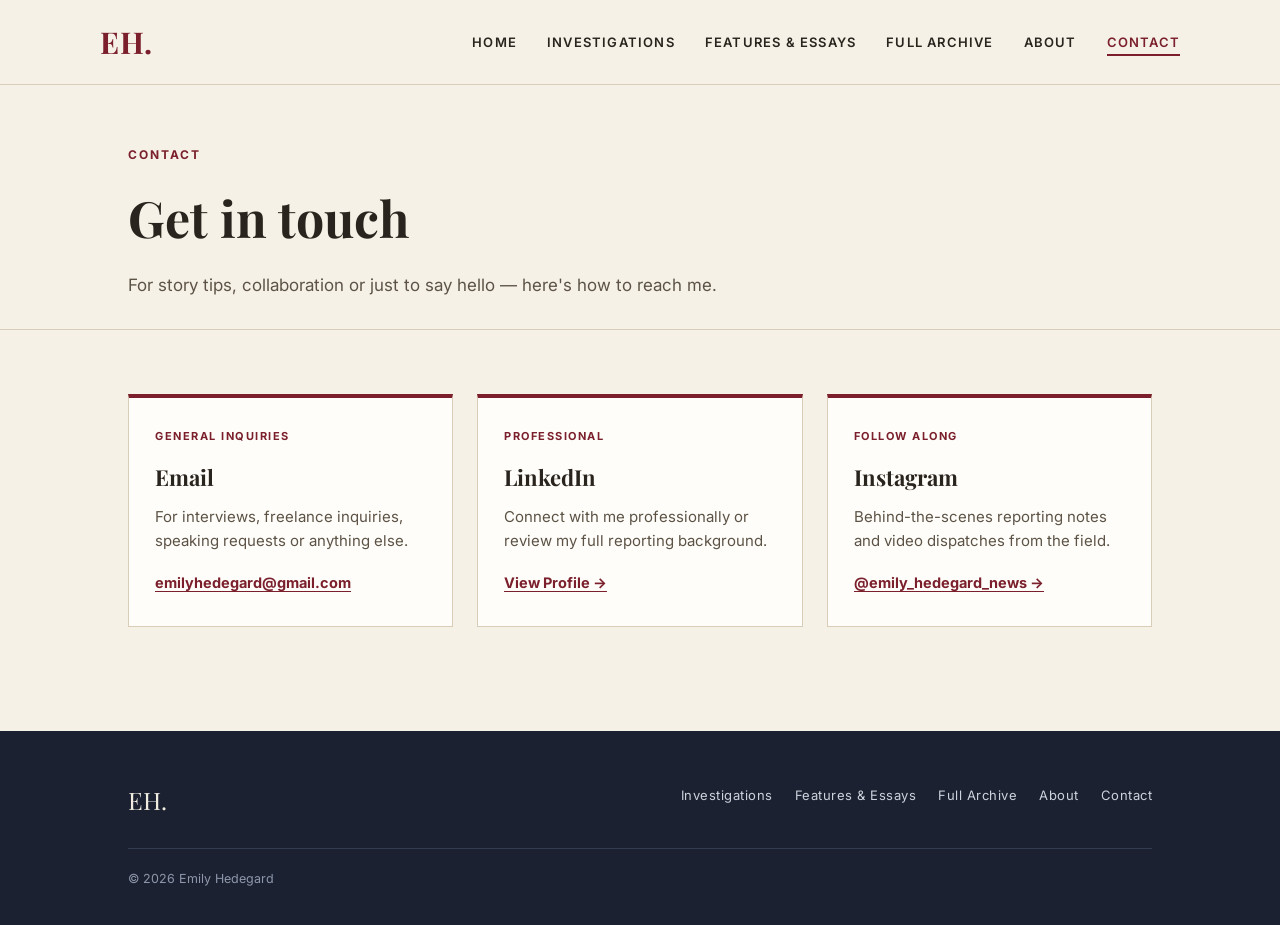
<file: contact.html>
<!DOCTYPE html>
<html lang="en">
<head>
<meta charset="UTF-8">
<meta name="viewport" content="width=device-width, initial-scale=1.0">
<title>Contact — Emily Hedegard</title>
<meta name="description" content="Get in touch with investigative journalist Emily Hedegard — general inquiries, secure tips, LinkedIn and Instagram.">
<link rel="preconnect" href="https://fonts.googleapis.com">
<link rel="preconnect" href="https://fonts.gstatic.com" crossorigin>
<link href="https://fonts.googleapis.com/css2?family=Playfair+Display:ital,wght@0,500;0,700;1,600&family=Inter:wght@400;500;600;700&display=swap" rel="stylesheet">
<link rel="stylesheet" href="css/style.css">
</head>
<body>

<header class="site-header">
  <div class="wrap nav-inner">
    <a href="index.html" class="logo">EH.</a>
    <button class="nav-toggle" aria-label="Toggle navigation" onclick="document.querySelector('.main-nav').classList.toggle('open')">&#9776;</button>
    <nav class="main-nav">
      <ul>
        <li><a href="index.html">Home</a></li>
        <li><a href="investigations.html">Investigations</a></li>
        <li><a href="features.html">Features &amp; Essays</a></li>
        <li><a href="archive.html">Full Archive</a></li>
        <li><a href="about.html">About</a></li>
        <li><a href="contact.html" class="active">Contact</a></li>
      </ul>
    </nav>
  </div>
</header>

<section class="page-head">
  <div class="wrap">
    <div class="kicker">Contact</div>
    <h1>Get in touch</h1>
    <p>For story tips, collaboration or just to say hello — here's how to reach me.</p>
  </div>
</section>

<section class="section">
  <div class="wrap">
    <div class="contact-grid">

      <div class="contact-card">
        <div class="cc-label">General Inquiries</div>
        <h3>Email</h3>
        <p>For interviews, freelance inquiries, speaking requests or anything else.</p>
        <a class="cc-link" href="mailto:emilyhedegard@gmail.com">emilyhedegard@gmail.com</a>
      </div>

      <div class="contact-card">
        <div class="cc-label">Professional</div>
        <h3>LinkedIn</h3>
        <p>Connect with me professionally or review my full reporting background.</p>
        <a class="cc-link" href="https://www.linkedin.com/in/emily-hedegard-060974299/" target="_blank" rel="noopener">View Profile →</a>
      </div>

      <div class="contact-card">
        <div class="cc-label">Follow Along</div>
        <h3>Instagram</h3>
        <p>Behind-the-scenes reporting notes and video dispatches from the field.</p>
        <a class="cc-link" href="https://www.instagram.com/emily_hedegard_news/" target="_blank" rel="noopener">@emily_hedegard_news →</a>
      </div>

    </div>
  </div>
</section>

<footer class="site-footer">
  <div class="wrap">
    <div class="foot-top">
      <div class="foot-logo">EH.</div>
      <nav>
        <ul>
          <li><a href="investigations.html">Investigations</a></li>
          <li><a href="features.html">Features &amp; Essays</a></li>
          <li><a href="archive.html">Full Archive</a></li>
          <li><a href="about.html">About</a></li>
          <li><a href="contact.html">Contact</a></li>
        </ul>
      </nav>
    </div>
    <div class="foot-bottom">
      <span>&copy; <span id="year"></span> Emily Hedegard</span>
    </div>
  </div>
</footer>
<script>document.getElementById('year').textContent = new Date().getFullYear();</script>

</body>
</html>
</file>
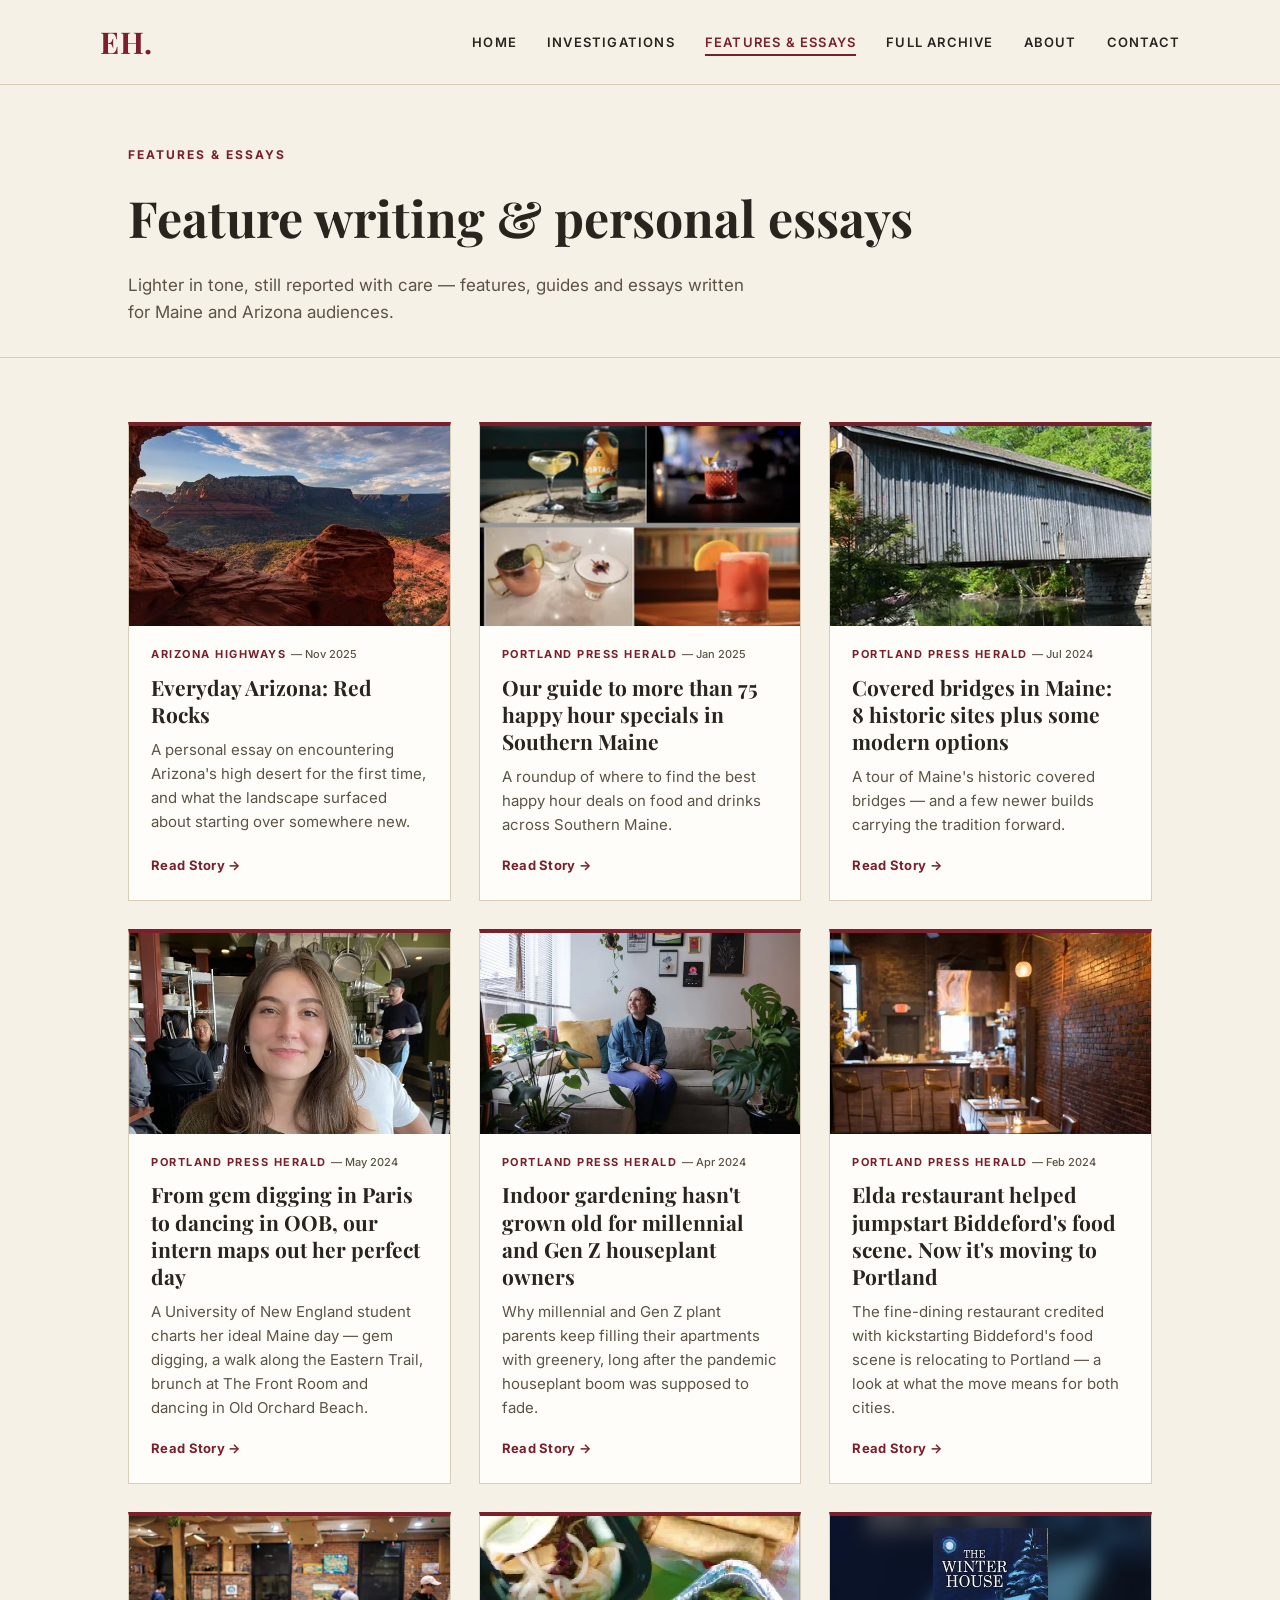
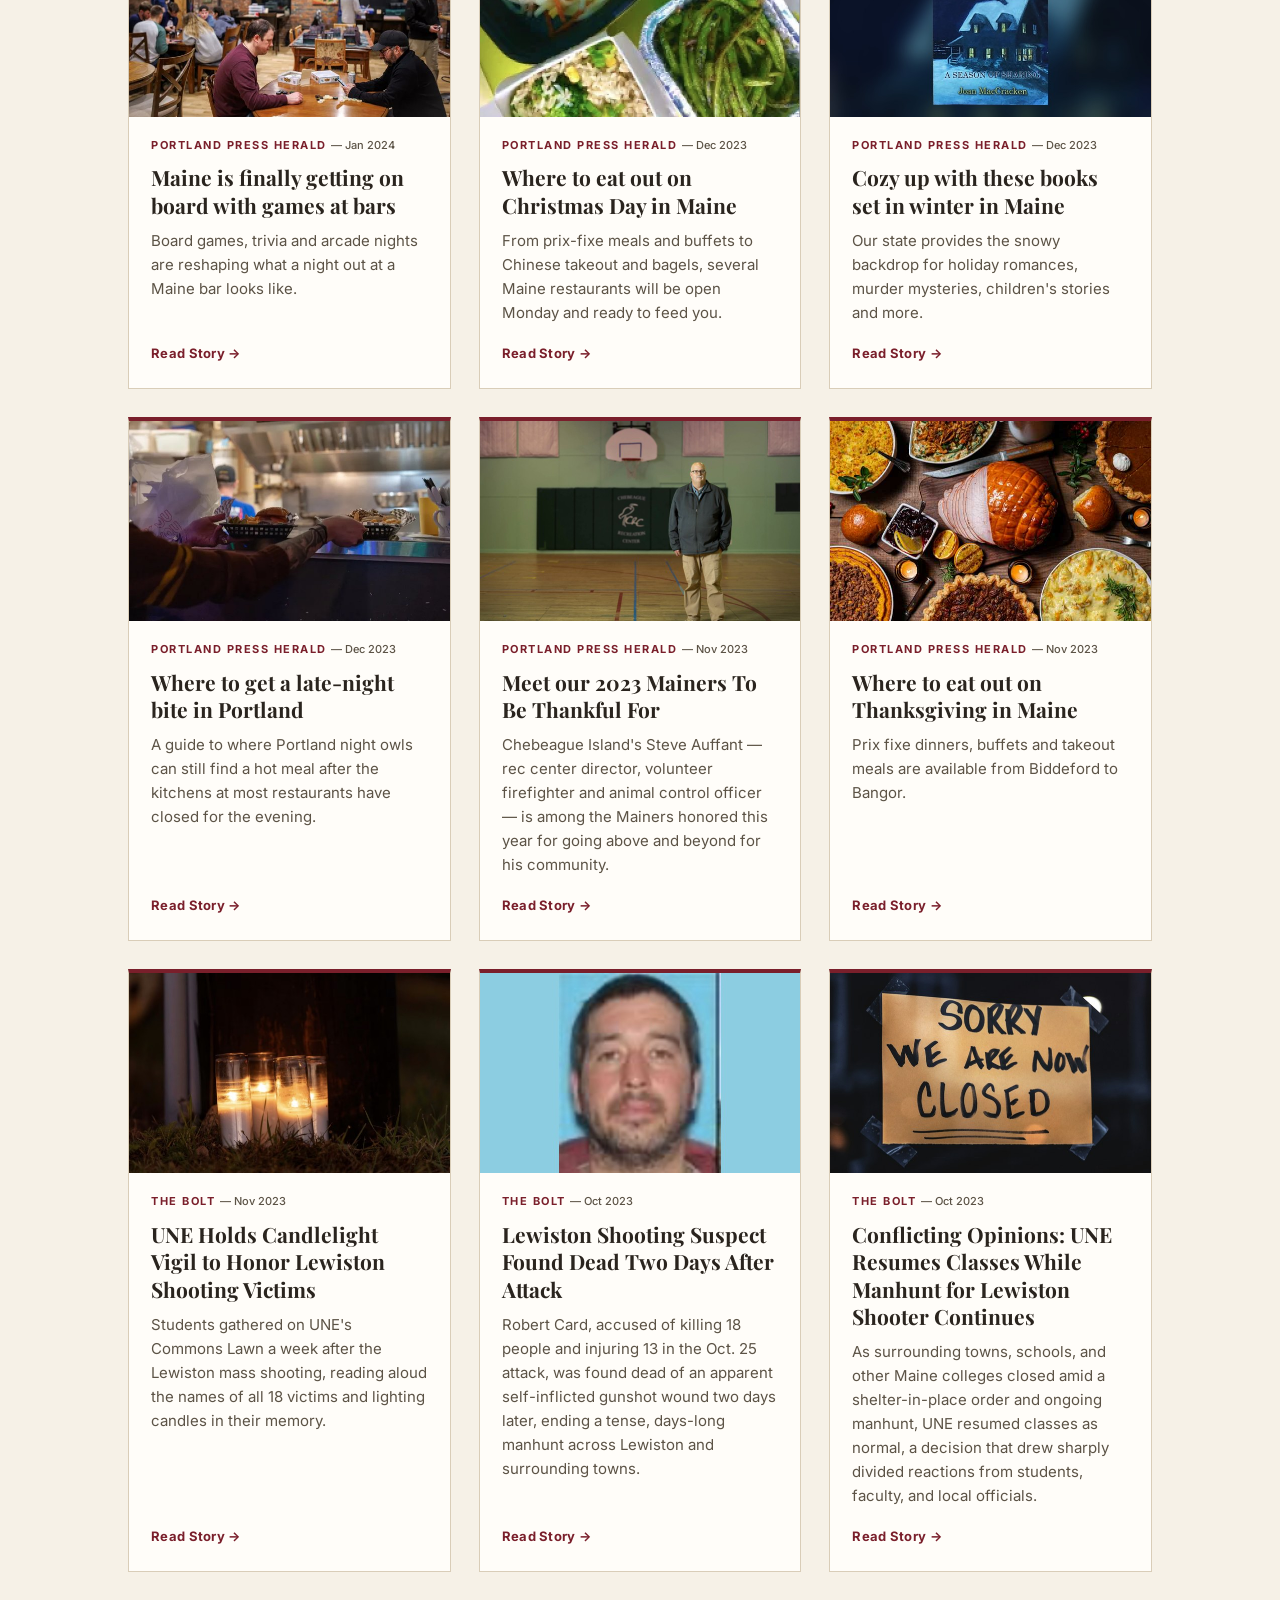
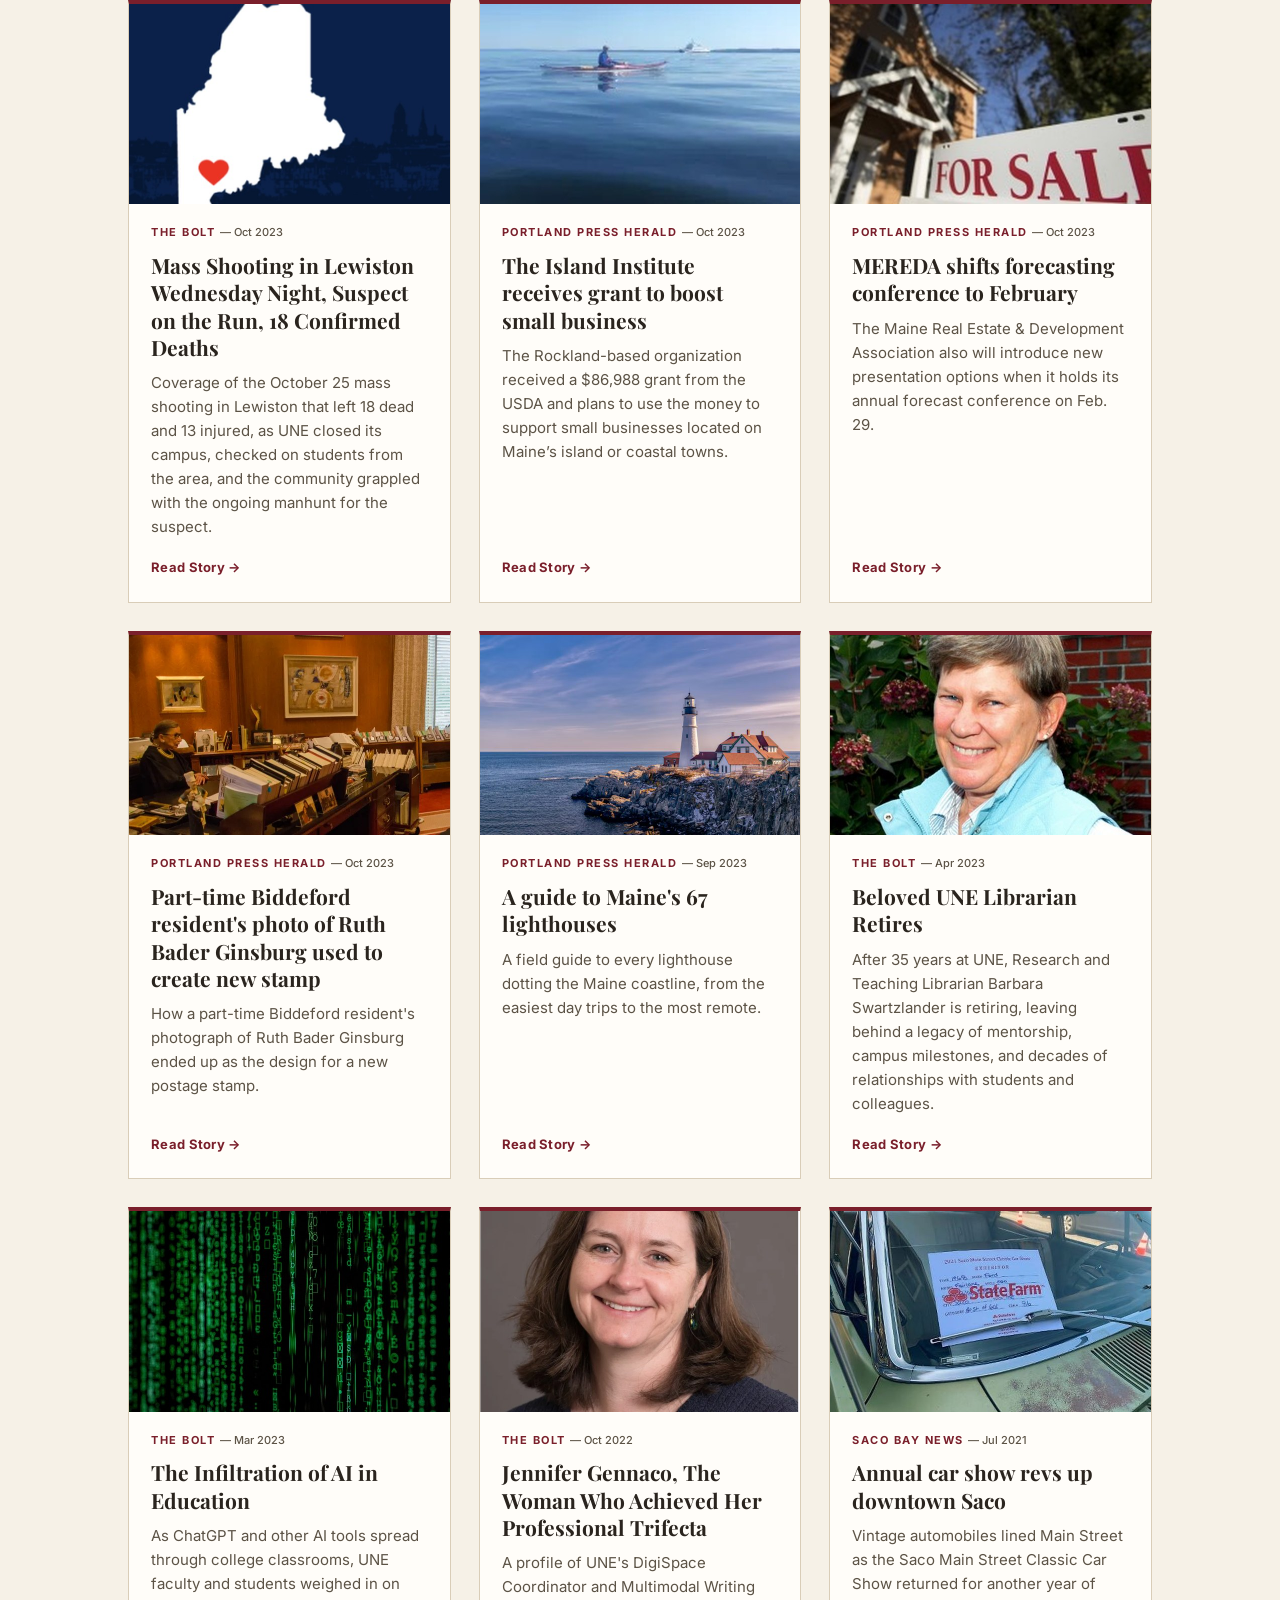
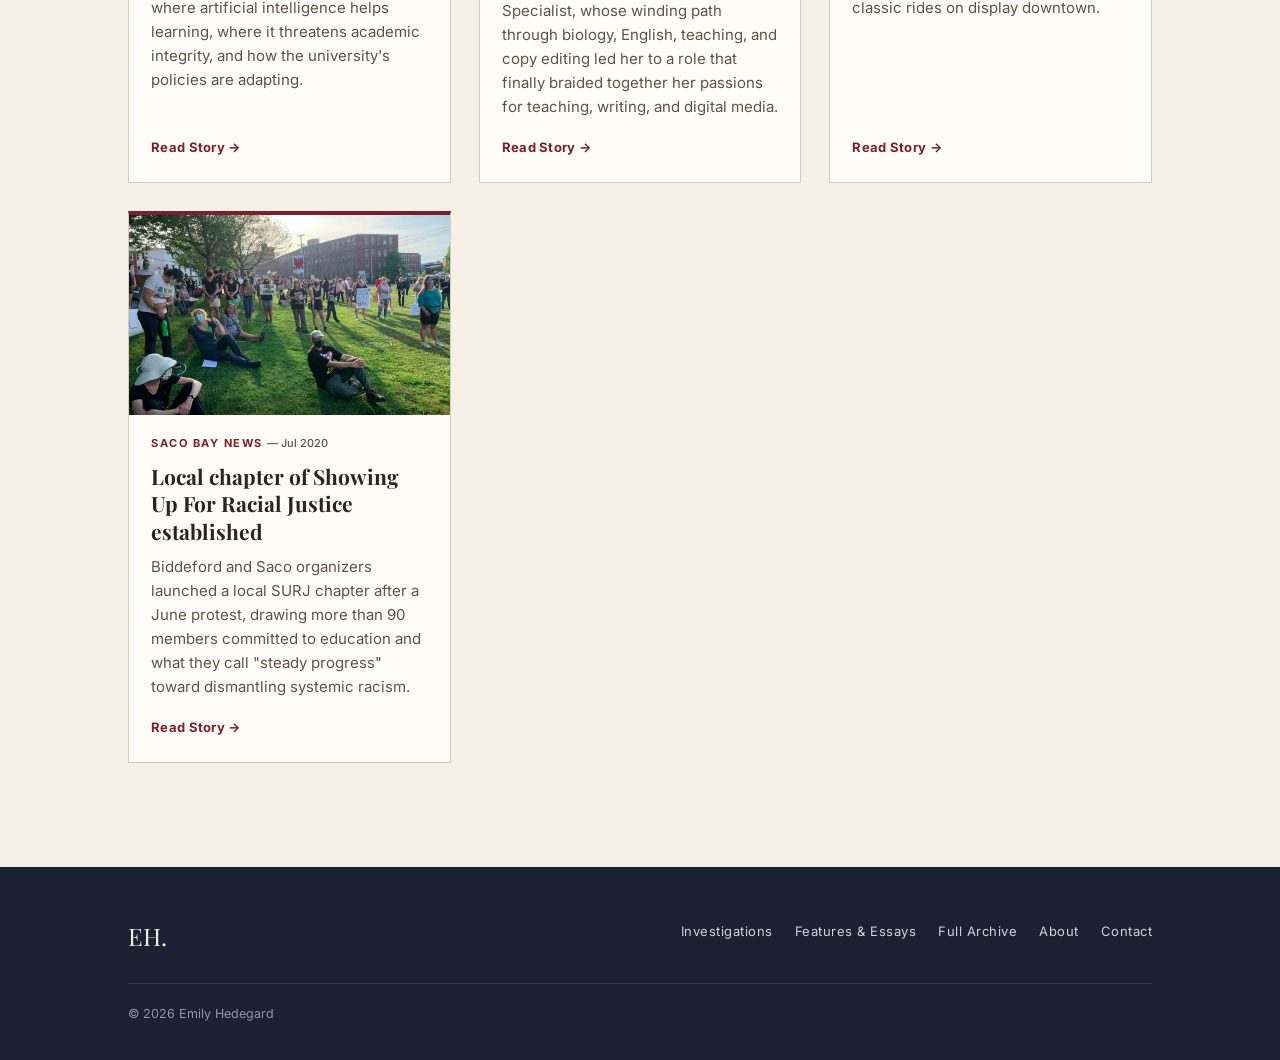
<file: features.html>
<!DOCTYPE html>
<html lang="en">
<head>
<meta charset="UTF-8">
<meta name="viewport" content="width=device-width, initial-scale=1.0">
<title>Features &amp; Essays — Emily Hedegard</title>
<meta name="description" content="Feature writing and personal essays by Emily Hedegard for the Portland Press Herald, Arizona Highways and more.">
<link rel="preconnect" href="https://fonts.googleapis.com">
<link rel="preconnect" href="https://fonts.gstatic.com" crossorigin>
<link href="https://fonts.googleapis.com/css2?family=Playfair+Display:ital,wght@0,500;0,700;1,600&family=Inter:wght@400;500;600;700&display=swap" rel="stylesheet">
<link rel="stylesheet" href="css/style.css">
</head>
<body>

<header class="site-header">
  <div class="wrap nav-inner">
    <a href="index.html" class="logo">EH.</a>
    <button class="nav-toggle" aria-label="Toggle navigation" onclick="document.querySelector('.main-nav').classList.toggle('open')">&#9776;</button>
    <nav class="main-nav">
      <ul>
        <li><a href="index.html">Home</a></li>
        <li><a href="investigations.html">Investigations</a></li>
        <li><a href="features.html" class="active">Features &amp; Essays</a></li>
        <li><a href="archive.html">Full Archive</a></li>
        <li><a href="about.html">About</a></li>
        <li><a href="contact.html">Contact</a></li>
      </ul>
    </nav>
  </div>
</header>

<section class="page-head">
  <div class="wrap">
    <div class="kicker">Features &amp; Essays</div>
    <h1>Feature writing &amp; personal essays</h1>
    <p>Lighter in tone, still reported with care — features, guides and essays written for Maine and Arizona audiences.</p>
  </div>
</section>

<section class="section">
  <div class="wrap">
    <div class="card-grid">

      <article class="story-card">
        <div class="card-thumb"><img src="images/thumb-red-rocks-sedona.jpg" alt="View of red rock formations and a forested valley near Sedona, Arizona, framed by a natural rock arch"></div>
        <div class="card-body">
          <div class="card-outlet">Arizona Highways <span class="date">— Nov 2025</span></div>
          <h3 class="card-headline">Everyday Arizona: Red Rocks</h3>
          <p class="card-dek">A personal essay on encountering Arizona's high desert for the first time, and what the landscape surfaced about starting over somewhere new.</p>
          <a class="read-link" href="https://www.arizonahighways.com/article/everyday-arizona-red-rocks" target="_blank" rel="noopener">Read Story →</a>
        </div>
      </article>

      <article class="story-card">
        <div class="card-thumb"><img src="images/thumb-happy-hour.jpg" alt="A 2x2 grid of four craft cocktails at different Southern Maine bars"></div>
        <div class="card-body">
          <div class="card-outlet">Portland Press Herald <span class="date">— Jan 2025</span></div>
          <h3 class="card-headline">Our guide to more than 75 happy hour specials in Southern Maine</h3>
          <p class="card-dek">A roundup of where to find the best happy hour deals on food and drinks across Southern Maine.</p>
          <a class="read-link" href="https://www.pressherald.com/2025/01/17/our-guide-to-more-than-75-happy-hour-specials-in-southern-maine/" target="_blank" rel="noopener">Read Story →</a>
        </div>
      </article>

      <article class="story-card">
        <div class="card-thumb"><img src="images/thumb-covered-bridges.jpg" alt="A weathered wooden covered bridge over a river in Maine"></div>
        <div class="card-body">
          <div class="card-outlet">Portland Press Herald <span class="date">— Jul 2024</span></div>
          <h3 class="card-headline">Covered bridges in Maine: 8 historic sites plus some modern options</h3>
          <p class="card-dek">A tour of Maine's historic covered bridges — and a few newer builds carrying the tradition forward.</p>
          <a class="read-link" href="https://www.pressherald.com/2024/07/11/covered-bridges-in-maine-8-historic-sites-plus-some-modern-options/" target="_blank" rel="noopener">Read Story →</a>
        </div>
      </article>

      <article class="story-card">
        <div class="card-thumb"><img src="images/thumb-my-perfect-day.jpg" alt="Emily Hedegard smiling at a restaurant table with a blood-orange mimosa"></div>
        <div class="card-body">
          <div class="card-outlet">Portland Press Herald <span class="date">— May 2024</span></div>
          <h3 class="card-headline">From gem digging in Paris to dancing in OOB, our intern maps out her perfect day</h3>
          <p class="card-dek">A University of New England student charts her ideal Maine day — gem digging, a walk along the Eastern Trail, brunch at The Front Room and dancing in Old Orchard Beach.</p>
          <a class="read-link" href="https://www.pressherald.com/2024/05/13/from-gem-digging-in-paris-to-dancing-in-oob-our-intern-maps-our-her-perfect-day/" target="_blank" rel="noopener">Read Story →</a>
        </div>
      </article>

      <article class="story-card">
        <div class="card-thumb"><img src="images/thumb-indoor-gardening.jpg" alt="A woman sitting on a couch surrounded by houseplants"></div>
        <div class="card-body">
          <div class="card-outlet">Portland Press Herald <span class="date">— Apr 2024</span></div>
          <h3 class="card-headline">Indoor gardening hasn't grown old for millennial and Gen Z houseplant owners</h3>
          <p class="card-dek">Why millennial and Gen Z plant parents keep filling their apartments with greenery, long after the pandemic houseplant boom was supposed to fade.</p>
          <a class="read-link" href="https://www.pressherald.com/2024/04/15/indoor-gardening-hasnt-grown-old-for-millennial-and-gen-z-houseplant-owners/" target="_blank" rel="noopener">Read Story →</a>
        </div>
      </article>

      <article class="story-card">
        <div class="card-thumb"><img src="images/thumb-elda-restaurant.jpg" alt="Interior of Elda restaurant with a bar, pendant lights, and candlelit dining tables"></div>
        <div class="card-body">
          <div class="card-outlet">Portland Press Herald <span class="date">— Feb 2024</span></div>
          <h3 class="card-headline">Elda restaurant helped jumpstart Biddeford's food scene. Now it's moving to Portland</h3>
          <p class="card-dek">The fine-dining restaurant credited with kickstarting Biddeford's food scene is relocating to Portland — a look at what the move means for both cities.</p>
          <a class="read-link" href="https://www.pressherald.com/2024/02/29/fine-dining-restaurant-elda-which-helped-jumpstart-biddefords-food-renaissance-is-relocating-to-portland/" target="_blank" rel="noopener">Read Story →</a>
        </div>
      </article>

      <article class="story-card">
        <div class="card-thumb"><img src="images/thumb-bar-games.jpg" alt="People playing board games at a bar with string lights and exposed brick"></div>
        <div class="card-body">
          <div class="card-outlet">Portland Press Herald <span class="date">— Jan 2024</span></div>
          <h3 class="card-headline">Maine is finally getting on board with games at bars</h3>
          <p class="card-dek">Board games, trivia and arcade nights are reshaping what a night out at a Maine bar looks like.</p>
          <a class="read-link" href="https://www.pressherald.com/2024/01/29/maines-finally-getting-on-board-with-game-bars/" target="_blank" rel="noopener">Read Story →</a>
        </div>
      </article>

            <article class="story-card">
        <div class="card-thumb"><img src="images/thumb-christmas-dining.jpg" alt="Takeout containers of bao buns, egg rolls, fried rice, and green beans"></div>
        <div class="card-body">
          <div class="card-outlet">Portland Press Herald <span class="date">— Dec 2023</span></div>
          <h3 class="card-headline">Where to eat out on Christmas Day in Maine</h3>
          <p class="card-dek">From prix-fixe meals and buffets to Chinese takeout and bagels, several Maine restaurants will be open Monday and ready to feed you.</p>
          <a class="read-link" href="https://www.pressherald.com/2023/12/21/where-to-eat-out-on-christmas-day-in-maine/" target="_blank" rel="noopener">Read Story →</a>
        </div>
      </article>

<article class="story-card">
        <div class="card-thumb"><img src="images/thumb-winter-books.jpg" alt="Cover of the novel The Winter House: A Season of Sharing by Joan MacCracken"></div>
        <div class="card-body">
          <div class="card-outlet">Portland Press Herald <span class="date">— Dec 2023</span></div>
          <h3 class="card-headline">Cozy up with these books set in winter in Maine</h3>
          <p class="card-dek">Our state provides the snowy backdrop for holiday romances, murder mysteries, children's stories and more.</p>
          <a class="read-link" href="https://www.pressherald.com/2023/12/14/cozy-up-with-these-books-set-in-winter-in-maine/" target="_blank" rel="noopener">Read Story →</a>
        </div>
      </article>

      <article class="story-card">
        <div class="card-thumb"><img src="images/thumb-late-night-bite.jpg" alt="A cook passing baskets of burgers and fries across a restaurant kitchen counter at night"></div>
        <div class="card-body">
          <div class="card-outlet">Portland Press Herald <span class="date">— Dec 2023</span></div>
          <h3 class="card-headline">Where to get a late-night bite in Portland</h3>
          <p class="card-dek">A guide to where Portland night owls can still find a hot meal after the kitchens at most restaurants have closed for the evening.</p>
          <a class="read-link" href="https://www.pressherald.com/2023/12/11/where-to-get-a-late-night-bite-in-portland/" target="_blank" rel="noopener">Read Story →</a>
        </div>
      </article>

<article class="story-card">
        <div class="card-thumb"><img src="images/thumb-mainers-thankful.jpg" alt="Steve Auffant standing in the Chebeague Island Recreation Center gymnasium"></div>
        <div class="card-body">
          <div class="card-outlet">Portland Press Herald <span class="date">— Nov 2023</span></div>
          <h3 class="card-headline">Meet our 2023 Mainers To Be Thankful For</h3>
          <p class="card-dek">Chebeague Island's Steve Auffant — rec center director, volunteer firefighter and animal control officer — is among the Mainers honored this year for going above and beyond for his community.</p>
          <a class="read-link" href="https://www.pressherald.com/2023/11/22/meet-our-2023-mainers-to-be-thankful-for/" target="_blank" rel="noopener">Read Story →</a>
        </div>
      </article>

      <article class="story-card">
        <div class="card-thumb"><img src="images/thumb-thanksgiving.jpg" alt="A Thanksgiving table spread with multiple dishes"></div>
        <div class="card-body">
          <div class="card-outlet">Portland Press Herald <span class="date">— Nov 2023</span></div>
          <h3 class="card-headline">Where to eat out on Thanksgiving in Maine</h3>
          <p class="card-dek">Prix fixe dinners, buffets and takeout meals are available from Biddeford to Bangor.</p>
          <a class="read-link" href="https://www.pressherald.com/2023/11/13/where-to-eat-out-on-thanksgiving-in-maine-2/" target="_blank" rel="noopener">Read Story →</a>
        </div>
      </article>

<article class="story-card">
        <div class="card-thumb"><img src="images/thumb-une-vigil.jpg" alt="Lit candles in glass jars at the base of a tree at dusk during a vigil"></div>
        <div class="card-body">
          <div class="card-outlet">The Bolt <span class="date">— Nov 2023</span></div>
          <h3 class="card-headline">UNE Holds Candlelight Vigil to Honor Lewiston Shooting Victims</h3>
          <p class="card-dek">Students gathered on UNE's Commons Lawn a week after the Lewiston mass shooting, reading aloud the names of all 18 victims and lighting candles in their memory.</p>
          <a class="read-link" href="https://unethebolt.com/4283/news/une-holds-candlelight-vigil-to-honor-lewiston-shooting-victims/" target="_blank" rel="noopener">Read Story →</a>
        </div>
      </article>

<article class="story-card">
        <div class="card-thumb"><img src="images/thumb-une-suspect.jpg" alt="Law enforcement identification photo of Robert Card, the man identified as the suspect in the Lewiston, Maine mass shooting"></div>
        <div class="card-body">
          <div class="card-outlet">The Bolt <span class="date">— Oct 2023</span></div>
          <h3 class="card-headline">Lewiston Shooting Suspect Found Dead Two Days After Attack</h3>
          <p class="card-dek">Robert Card, accused of killing 18 people and injuring 13 in the Oct. 25 attack, was found dead of an apparent self-inflicted gunshot wound two days later, ending a tense, days-long manhunt across Lewiston and surrounding towns.</p>
          <a class="read-link" href="https://unethebolt.com/4272/news/lewiston-shooting-suspect-found-dead-two-days-after-attack/" target="_blank" rel="noopener">Read Story →</a>
        </div>
      </article>

<article class="story-card">
              <div class="card-thumb"><img src="images/thumb-une-resumes.jpg" alt="A handwritten sign reading 'Sorry we are now closed' taped to a glass door"></div>
              <div class="card-body">
                <div class="card-outlet">The Bolt <span class="date">— Oct 2023</span></div>
                <h3 class="card-headline">Conflicting Opinions: UNE Resumes Classes While Manhunt for Lewiston Shooter Continues</h3>
                <p class="card-dek">As surrounding towns, schools, and other Maine colleges closed amid a shelter-in-place order and ongoing manhunt, UNE resumed classes as normal, a decision that drew sharply divided reactions from students, faculty, and local officials.</p>
                <a class="read-link" href="https://unethebolt.com/4256/news/conflicting-opinions-une-resumes-classes-while-manhunt-for-lewiston-shooter-continues/" target="_blank" rel="noopener">Read Story →</a>
              </div>
            </article>

<article class="story-card">
              <div class="card-thumb"><img src="images/thumb-lewiston-shooting.jpg" alt="A white outline of the state of Maine with a red heart over the Lewiston area, set against a navy blue background"></div>
              <div class="card-body">
                <div class="card-outlet">The Bolt <span class="date">— Oct 2023</span></div>
                <h3 class="card-headline">Mass Shooting in Lewiston Wednesday Night, Suspect on the Run, 18 Confirmed Deaths</h3>
                <p class="card-dek">Coverage of the October 25 mass shooting in Lewiston that left 18 dead and 13 injured, as UNE closed its campus, checked on students from the area, and the community grappled with the ongoing manhunt for the suspect.</p>
                <a class="read-link" href="https://unethebolt.com/4234/news/mass-shooting-in-lewiston-wednesday-night-suspect-on-the-run-18-confirmed-deaths/" target="_blank" rel="noopener">Read Story →</a>
              </div>
            </article>

<article class="story-card">
        <div class="card-thumb"><img src="images/thumb-island-institute.jpg" alt="A kayaker on calm water off the Maine coast, with a boat and islands in the distance"></div>
        <div class="card-body">
          <div class="card-outlet">Portland Press Herald <span class="date">— Oct 2023</span></div>
          <h3 class="card-headline">The Island Institute receives grant to boost small business</h3>
          <p class="card-dek">The Rockland-based organization received a $86,988 grant from the USDA and plans to use the money to support small businesses located on Maine’s island or coastal towns.</p>
          <a class="read-link" href="https://www.pressherald.com/2023/10/20/the-island-institute-receives-grant-to-boost-small-business/" target="_blank" rel="noopener">Read Story →</a>
        </div>
      </article>

<article class="story-card">
        <div class="card-thumb"><img src="images/thumb-mereda.jpg" alt="A For Sale real estate sign in front of a house"></div>
        <div class="card-body">
          <div class="card-outlet">Portland Press Herald <span class="date">— Oct 2023</span></div>
          <h3 class="card-headline">MEREDA shifts forecasting conference to February</h3>
          <p class="card-dek">The Maine Real Estate &amp; Development Association also will introduce new presentation options when it holds its annual forecast conference on Feb. 29.</p>
          <a class="read-link" href="https://www.pressherald.com/2023/10/18/mereda-changes-forecasting-conference/" target="_blank" rel="noopener">Read Story →</a>
        </div>
      </article>

      <article class="story-card">
        <div class="card-thumb"><img src="images/thumb-rbg-stamp.jpg" alt="Ruth Bader Ginsburg in her office with a photographer setting up a shot"></div>
        <div class="card-body">
          <div class="card-outlet">Portland Press Herald <span class="date">— Oct 2023</span></div>
          <h3 class="card-headline">Part-time Biddeford resident's photo of Ruth Bader Ginsburg used to create new stamp</h3>
          <p class="card-dek">How a part-time Biddeford resident's photograph of Ruth Bader Ginsburg ended up as the design for a new postage stamp.</p>
          <a class="read-link" href="https://www.pressherald.com/2023/10/02/part-time-biddeford-residents-photo-of-ruth-bader-ginsburg-used-to-create-stamp/" target="_blank" rel="noopener">Read Story →</a>
        </div>
      </article>

      <article class="story-card">
        <div class="card-thumb"><img src="images/thumb-portland-head-light.jpg" alt="Portland Head Light lighthouse on a rocky Maine coastline at sunset"></div>
        <div class="card-body">
          <div class="card-outlet">Portland Press Herald <span class="date">— Sep 2023</span></div>
          <h3 class="card-headline">A guide to Maine's 67 lighthouses</h3>
          <p class="card-dek">A field guide to every lighthouse dotting the Maine coastline, from the easiest day trips to the most remote.</p>
          <a class="read-link" href="https://www.pressherald.com/2023/09/07/a-guide-to-maines-66-lighthouses/" target="_blank" rel="noopener">Read Story →</a>
        </div>
      </article>

<article class="story-card">
              <div class="card-thumb"><img src="images/thumb-une-librarian.jpg" alt="A smiling woman in a blue quilted vest standing in front of hydrangeas"></div>
              <div class="card-body">
                <div class="card-outlet">The Bolt <span class="date">— Apr 2023</span></div>
                <h3 class="card-headline">Beloved UNE Librarian Retires</h3>
                <p class="card-dek">After 35 years at UNE, Research and Teaching Librarian Barbara Swartzlander is retiring, leaving behind a legacy of mentorship, campus milestones, and decades of relationships with students and colleagues.</p>
                <a class="read-link" href="https://unethebolt.com/4144/news/beloved-une-librarian-retires/" target="_blank" rel="noopener">Read Story →</a>
              </div>
            </article>

<article class="story-card">
              <div class="card-thumb"><img src="images/thumb-ai-education.jpg" alt="Green digital code on a dark background, representing artificial intelligence"></div>
              <div class="card-body">
                <div class="card-outlet">The Bolt <span class="date">— Mar 2023</span></div>
                <h3 class="card-headline">The Infiltration of AI in Education</h3>
                <p class="card-dek">As ChatGPT and other AI tools spread through college classrooms, UNE faculty and students weighed in on where artificial intelligence helps learning, where it threatens academic integrity, and how the university's policies are adapting.</p>
                <a class="read-link" href="https://unethebolt.com/4053/news/the-infiltration-of-ai-in-education/" target="_blank" rel="noopener">Read Story →</a>
              </div>
            </article>

      <article class="story-card">
        <div class="card-thumb"><img src="images/thumb-jennifer-gennaco.jpg" alt="Portrait of a smiling woman with brown hair"></div>
        <div class="card-body">
          <div class="card-outlet">The Bolt <span class="date">— Oct 2022</span></div>
          <h3 class="card-headline">Jennifer Gennaco, The Woman Who Achieved Her Professional Trifecta</h3>
          <p class="card-dek">A profile of UNE's DigiSpace Coordinator and Multimodal Writing Specialist, whose winding path through biology, English, teaching, and copy editing led her to a role that finally braided together her passions for teaching, writing, and digital media.</p>
          <a class="read-link" href="https://unethebolt.com/3930/showcase/jennifer-gennaco-the-woman-who-achieved-her-professional-trifecta/" target="_blank" rel="noopener">Read Story →</a>
        </div>
      </article>

      <article class="story-card">
        <div class="card-thumb"><img src="images/thumb-car-show.jpg" alt="A vintage green car displaying a 2021 Saco Main Street Classic Car Show exhibitor placard"></div>
        <div class="card-body">
          <div class="card-outlet">Saco Bay News <span class="date">— Jul 2021</span></div>
          <h3 class="card-headline">Annual car show revs up downtown Saco</h3>
          <p class="card-dek">Vintage automobiles lined Main Street as the Saco Main Street Classic Car Show returned for another year of classic rides on display downtown.</p>
          <a class="read-link" href="https://sacobaynews.com/annual-car-show-revs-up-downtown-saco-p1106-1.htm" target="_blank" rel="noopener">Read Story →</a>
        </div>
      </article>

      <article class="story-card">
        <div class="card-thumb"><img src="images/thumb-surj-rally.jpg" alt="A crowd of masked demonstrators standing in marked circles for social distancing at a racial justice rally in Mechanics Park, Biddeford, with a Black Lives Matter sign in the background"></div>
        <div class="card-body">
          <div class="card-outlet">Saco Bay News <span class="date">— Jul 2020</span></div>
          <h3 class="card-headline">Local chapter of Showing Up For Racial Justice established</h3>
          <p class="card-dek">Biddeford and Saco organizers launched a local SURJ chapter after a June protest, drawing more than 90 members committed to education and what they call "steady progress" toward dismantling systemic racism.</p>
          <a class="read-link" href="https://sacobaynews.com/local-chapter-of-showing-up-for-racial-justice-established-p483-1.htm" target="_blank" rel="noopener">Read Story →</a>
        </div>
      </article>

    </div>
  </div>
</section>

<footer class="site-footer">
  <div class="wrap">
    <div class="foot-top">
      <div class="foot-logo">EH.</div>
      <nav>
        <ul>
          <li><a href="investigations.html">Investigations</a></li>
          <li><a href="features.html">Features &amp; Essays</a></li>
          <li><a href="archive.html">Full Archive</a></li>
          <li><a href="about.html">About</a></li>
          <li><a href="contact.html">Contact</a></li>
        </ul>
      </nav>
    </div>
    <div class="foot-bottom">
      <span>&copy; <span id="year"></span> Emily Hedegard</span>
    </div>
  </div>
</footer>
<script>document.getElementById('year').textContent = new Date().getFullYear();</script>

</body>
</html>
</file>
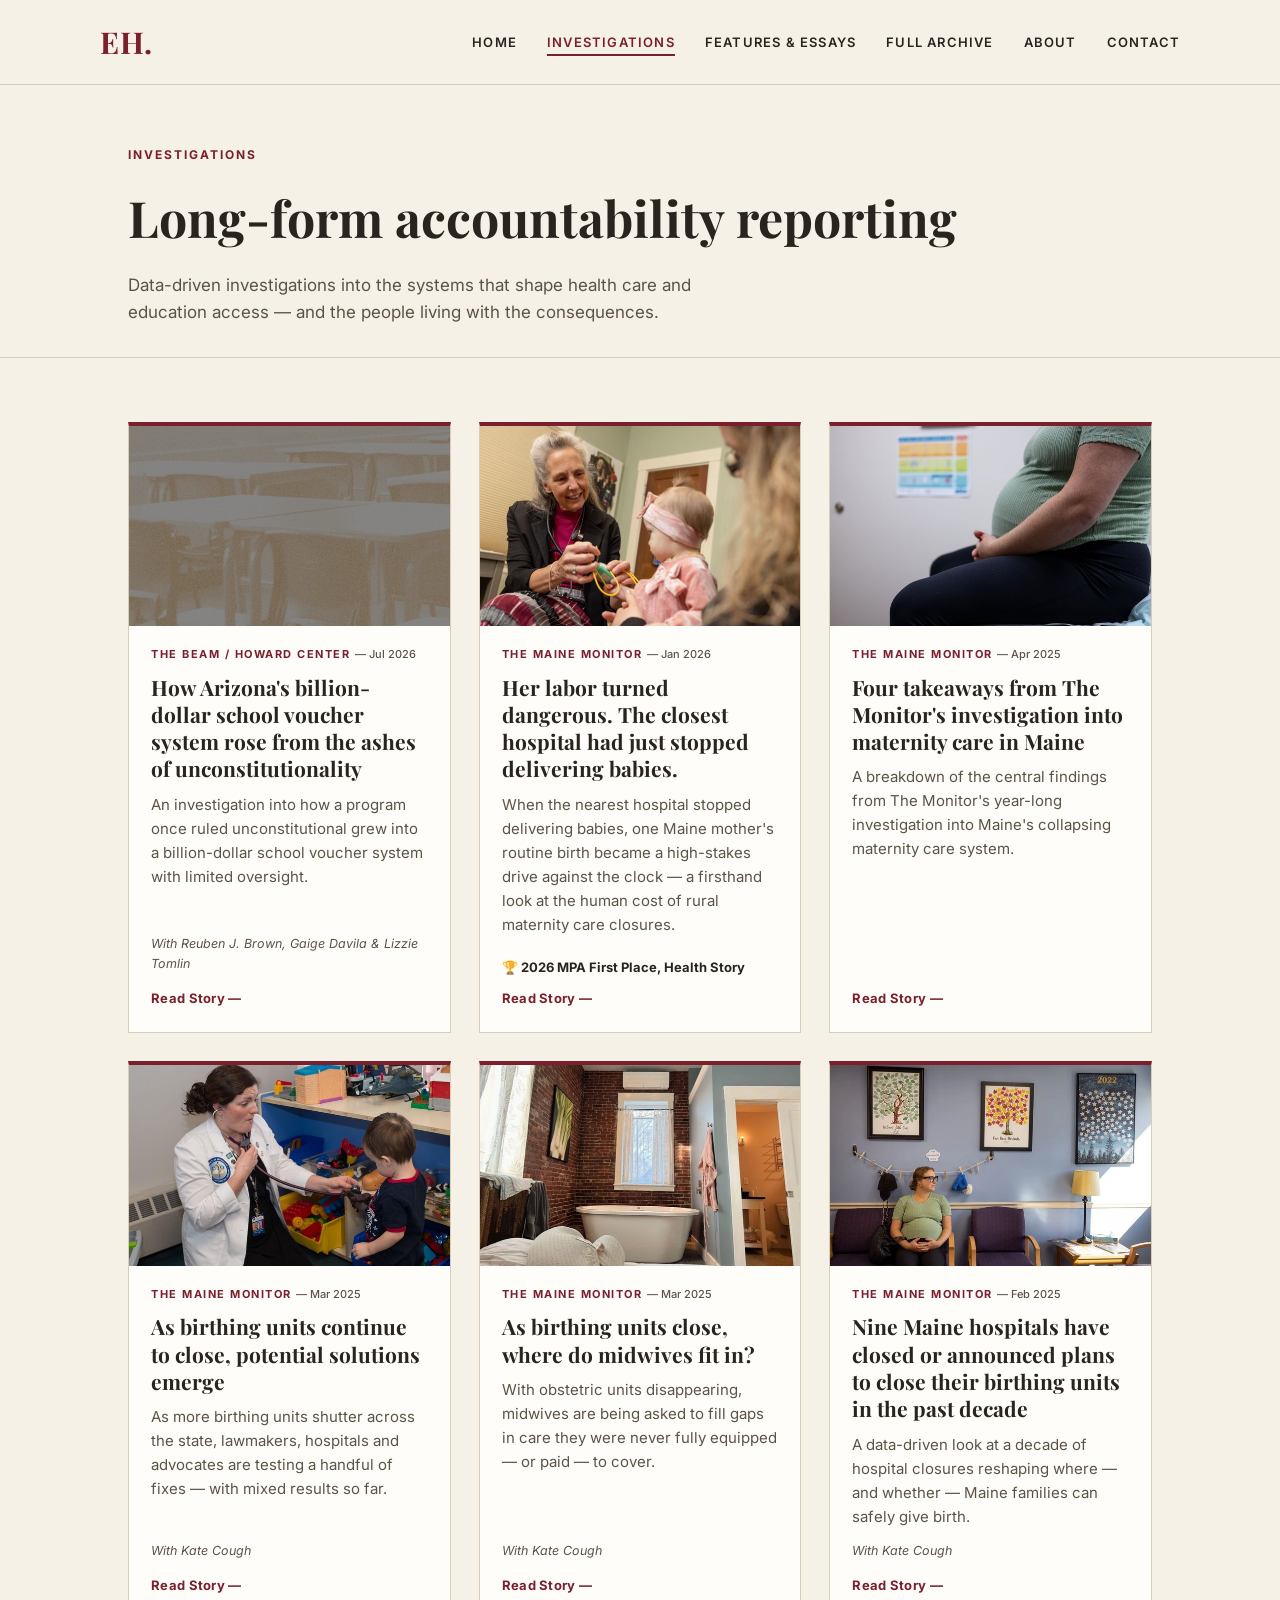
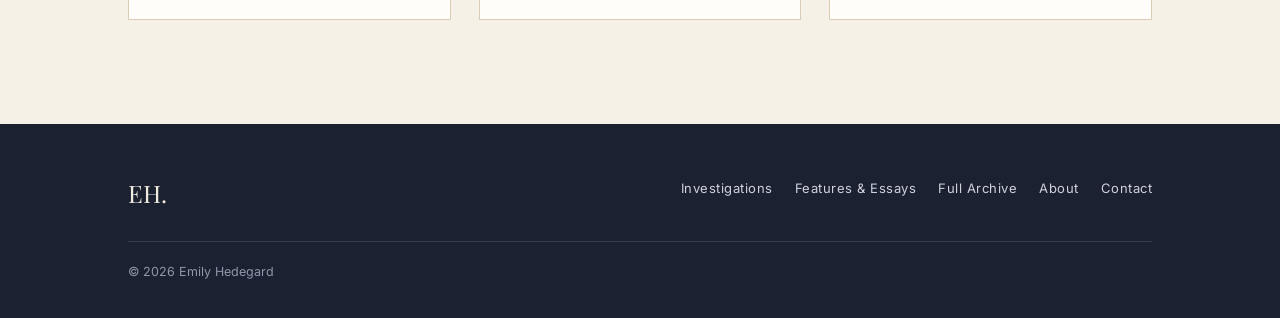
<file: investigations.html>
<!DOCTYPE html>
<html lang="en">
<head>
<meta charset="UTF-8">
<meta name="viewport" content="width=device-width, initial-scale=1.0">
<title>Investigations — Emily Hedegard</title>
<meta name="description" content="Investigative reporting by Emily Hedegard on maternity care closures in Maine and education policy in Arizona.">
<link rel="preconnect" href="https://fonts.googleapis.com">
<link rel="preconnect" href="https://fonts.gstatic.com" crossorigin>
<link href="https://fonts.googleapis.com/css2?family=Playfair+Display:ital,wght@0,500;0,700;1,600&family=Inter:wght@400;500;600;700&display=swap" rel="stylesheet">
<link rel="stylesheet" href="css/style.css">
</head>
<body>

<header class="site-header">
  <div class="wrap nav-inner">
    <a href="index.html" class="logo">EH.</a>
    <button class="nav-toggle" aria-label="Toggle navigation" onclick="document.querySelector('.main-nav').classList.toggle('open')">&#9776;</button>
    <nav class="main-nav">
      <ul>
        <li><a href="index.html">Home</a></li>
        <li><a href="investigations.html" class="active">Investigations</a></li>
        <li><a href="features.html">Features &amp; Essays</a></li>
        <li><a href="archive.html">Full Archive</a></li>
        <li><a href="about.html">About</a></li>
        <li><a href="contact.html">Contact</a></li>
      </ul>
    </nav>
  </div>
</header>

<section class="page-head">
  <div class="wrap">
    <div class="kicker">Investigations</div>
    <h1>Long-form accountability reporting</h1>
    <p>Data-driven investigations into the systems that shape health care and education access — and the people living with the consequences.</p>
  </div>
</section>

<section class="section">
  <div class="wrap">
    <div class="card-grid">

      <article class="story-card">
        <div class="card-thumb"><img src="images/thumb-az-vouchers.jpg" alt="Empty classroom desks"></div>
        <div class="card-body">
          <div class="card-outlet">The Beam / Howard Center <span class="date">— Jul 2026</span></div>
          <h3 class="card-headline">How Arizona's billion-dollar school voucher system rose from the ashes of unconstitutionality</h3>
          <p class="card-dek">An investigation into how a program once ruled unconstitutional grew into a billion-dollar school voucher system with limited oversight.</p>
          <p class="card-byline">With Reuben J. Brown, Gaige Davila &amp; Lizzie Tomlin</p>
          <a class="read-link" href="https://thebeam.org/arizona-school-voucher-system-went-from-unconstitutional-to-billion-dollar-program/" target="_blank" rel="noopener">Read Story —</a>
        </div>
      </article>

      <article class="story-card">
        <div class="card-thumb"><img src="images/thumb-labor-dangerous.jpg" alt="An elderly doctor examines a newborn baby"></div>
        <div class="card-body">
          <div class="card-outlet">The Maine Monitor <span class="date">— Jan 2026</span></div>
          <h3 class="card-headline">Her labor turned dangerous. The closest hospital had just stopped delivering babies.</h3>
          <p class="card-dek">When the nearest hospital stopped delivering babies, one Maine mother's routine birth became a high-stakes drive against the clock — a firsthand look at the human cost of rural maternity care closures.</p>
          <span class="award-badge">🏆 2026 MPA First Place, Health Story</span>
          <a class="read-link" href="https://themainemonitor.org/her-labor-turned-dangerous/" target="_blank" rel="noopener">Read Story —</a>
        </div>
      </article>

      <article class="story-card">
        <div class="card-thumb"><img src="images/thumb-maternity-takeaways.jpg" alt="Pregnant person seated in a medical exam room during a prenatal visit"></div>
        <div class="card-body">
          <div class="card-outlet">The Maine Monitor <span class="date">— Apr 2025</span></div>
          <h3 class="card-headline">Four takeaways from The Monitor's investigation into maternity care in Maine</h3>
          <p class="card-dek">A breakdown of the central findings from The Monitor's year-long investigation into Maine's collapsing maternity care system.</p>
          <a class="read-link" href="https://themainemonitor.org/maternity-care-investigation-takeaways/" target="_blank" rel="noopener">Read Story —</a>
        </div>
      </article>

      <article class="story-card">
        <div class="card-thumb"><img src="images/thumb-birthing-units-solutions.jpg" alt="Medical student holding a stethoscope to a toddler during a pediatric exam"></div>
        <div class="card-body">
          <div class="card-outlet">The Maine Monitor <span class="date">— Mar 2025</span></div>
          <h3 class="card-headline">As birthing units continue to close, potential solutions emerge</h3>
          <p class="card-dek">As more birthing units shutter across the state, lawmakers, hospitals and advocates are testing a handful of fixes — with mixed results so far.</p>
          <p class="card-byline">With Kate Cough</p>
          <a class="read-link" href="https://themainemonitor.org/maternity-care-solutions/" target="_blank" rel="noopener">Read Story —</a>
        </div>
      </article>

      <article class="story-card">
        <div class="card-thumb"><img src="images/thumb-midwives.jpg" alt="Bathroom with exposed brick and soaking tub"></div>
        <div class="card-body">
          <div class="card-outlet">The Maine Monitor <span class="date">— Mar 2025</span></div>
          <h3 class="card-headline">As birthing units close, where do midwives fit in?</h3>
          <p class="card-dek">With obstetric units disappearing, midwives are being asked to fill gaps in care they were never fully equipped — or paid — to cover.</p>
          <p class="card-byline">With Kate Cough</p>
          <a class="read-link" href="https://themainemonitor.org/birthing-unit-closures-midwives/" target="_blank" rel="noopener">Read Story —</a>
        </div>
      </article>

      <article class="story-card">
        <div class="card-thumb"><img src="images/thumb-nine-hospitals-closed.jpg" alt="Pregnant woman seated in a hospital waiting room decorated with new-baby artwork"></div>
        <div class="card-body">
          <div class="card-outlet">The Maine Monitor <span class="date">— Feb 2025</span></div>
          <h3 class="card-headline">Nine Maine hospitals have closed or announced plans to close their birthing units in the past decade</h3>
          <p class="card-dek">A data-driven look at a decade of hospital closures reshaping where — and whether — Maine families can safely give birth.</p>
          <p class="card-byline">With Kate Cough</p>
          <a class="read-link" href="https://themainemonitor.org/birthing-unit-closures/" target="_blank" rel="noopener">Read Story —</a>
        </div>
      </article>

    </div>
  </div>
</section>

<footer class="site-footer">
  <div class="wrap">
    <div class="foot-top">
      <div class="foot-logo">EH.</div>
      <nav>
        <ul>
          <li><a href="investigations.html">Investigations</a></li>
          <li><a href="features.html">Features &amp; Essays</a></li>
          <li><a href="archive.html">Full Archive</a></li>
          <li><a href="about.html">About</a></li>
          <li><a href="contact.html">Contact</a></li>
        </ul>
      </nav>
    </div>
    <div class="foot-bottom">
      <span>&copy; <span id="year"></span> Emily Hedegard</span>
    </div>
  </div>
</footer>
<script>document.getElementById('year').textContent = new Date().getFullYear();</script>

</body>
</html>
</file>
<file: css/style.css>
/* ==========================================================================
   Emily Hedegard — Investigative Journalism Portfolio
   ========================================================================== */

:root {
  --cream: #f6f1e7;
  --cream-deep: #efe7d8;
  --maroon: #7a1f2b;
  --maroon-dark: #5c161f;
  --navy: #1b2130;
  --ink: #2a241e;
  --ink-soft: #5c5346;
  --rule: #d9cdb8;
  --serif: "Playfair Display", Georgia, "Times New Roman", serif;
  --sans: "Inter", -apple-system, BlinkMacSystemFont, "Segoe UI", Helvetica, Arial, sans-serif;
}

* { box-sizing: border-box; }

html { scroll-behavior: smooth; }

body {
  margin: 0;
  background: var(--cream);
  color: var(--ink);
  font-family: var(--sans);
  font-size: 17px;
  line-height: 1.6;
  -webkit-font-smoothing: antialiased;
}

a { color: inherit; }

img { max-width: 100%; display: block; }

.wrap {
  max-width: 1080px;
  margin: 0 auto;
  padding: 0 28px;
}

.wrap-wide {
  max-width: 1320px;
  padding: 0 14px;
}

/* ---------- Header / Nav ---------- */
header.site-header {
  border-bottom: 1px solid var(--rule);
  background: var(--cream);
  position: sticky;
  top: 0;
  z-index: 50;
}

.nav-inner {
  display: flex;
  align-items: center;
  justify-content: space-between;
  padding: 18px 0;
}

.logo {
  font-family: var(--serif);
  font-weight: 700;
  font-size: 30px;
  color: var(--maroon);
  text-decoration: none;
  letter-spacing: 0.5px;
}

nav.main-nav ul {
  list-style: none;
  display: flex;
  gap: 30px;
  margin: 0;
  padding: 0;
}

nav.main-nav a {
  text-decoration: none;
  font-size: 13px;
  letter-spacing: 1.2px;
  text-transform: uppercase;
  color: var(--ink);
  font-weight: 600;
  padding-bottom: 4px;
  border-bottom: 2px solid transparent;
  transition: border-color 0.15s ease, color 0.15s ease;
}

nav.main-nav a:hover,
nav.main-nav a.active {
  color: var(--maroon);
  border-bottom-color: var(--maroon);
}

.nav-toggle {
  display: none;
  background: none;
  border: none;
  font-size: 26px;
  color: var(--maroon);
  cursor: pointer;
}

@media (max-width: 760px) {
  .nav-toggle { display: block; }
  nav.main-nav {
    display: none;
    width: 100%;
  }
  nav.main-nav.open { display: block; }
  nav.main-nav ul {
    flex-direction: column;
    gap: 0;
    padding-bottom: 16px;
  }
  nav.main-nav a {
    display: block;
    padding: 10px 0;
  }
  .nav-inner { flex-wrap: wrap; }
}

/* ---------- Hero ---------- */
.hero {
  padding: 86px 0 60px;
  text-align: left;
  border-bottom: 1px solid var(--rule);
}

.hero .kicker {
  text-transform: uppercase;
  letter-spacing: 2px;
  font-size: 12px;
  font-weight: 700;
  color: var(--maroon);
  margin-bottom: 18px;
}

.hero h1 {
  font-family: var(--serif);
  font-size: clamp(40px, 6vw, 68px);
  line-height: 1.05;
  margin: 0 0 20px;
  color: var(--ink);
}

.hero p.tagline {
  font-size: 20px;
  max-width: 620px;
  color: var(--ink-soft);
  margin: 0;
}

/* ---------- Outlet logo strip ---------- */
.outlet-strip {
  padding: 36px 0;
  border-bottom: 1px solid var(--rule);
}

.outlet-strip .label {
  font-size: 11px;
  letter-spacing: 2px;
  text-transform: uppercase;
  color: var(--ink-soft);
  margin-bottom: 18px;
  font-weight: 700;
}

.outlet-row {
  display: flex;
  flex-wrap: wrap;
  gap: 14px;
}

.outlet-badge {
  border: 1px solid var(--rule);
  background: var(--cream-deep);
  padding: 10px 18px;
  font-family: var(--serif);
  font-size: 15px;
  color: var(--ink-soft);
  white-space: nowrap;
}

/* ---------- Scrolling outlet logo marquee ---------- */
.logo-marquee {
  overflow: hidden;
  width: 100%;
  padding: 6px 0 28px;
  -webkit-mask-image: linear-gradient(90deg, transparent, #000 8%, #000 92%, transparent);
  mask-image: linear-gradient(90deg, transparent, #000 8%, #000 92%, transparent);
}

.logo-track {
  display: flex;
  align-items: center;
  gap: 64px;
  width: max-content;
  animation: logo-scroll 30s linear infinite;
}

.logo-marquee:hover .logo-track {
  animation-play-state: paused;
}

.logo-item {
  height: 34px;
  width: auto;
  flex: 0 0 auto;
  display: block;
}

.logo-item[src$="saco-bay-news.png"] {
  height: 48px;
}

@keyframes logo-scroll {
  from { transform: translateX(0); }
  to { transform: translateX(-50%); }
}

@media (prefers-reduced-motion: reduce) {
  .logo-track { animation: none; }
}

/* ---------- Section headings ---------- */
.section {
  padding: 64px 0;
}

.section + .section {
  border-top: 1px solid var(--rule);
}

.section-head {
  display: flex;
  align-items: baseline;
  justify-content: space-between;
  margin-bottom: 36px;
  flex-wrap: wrap;
  gap: 12px;
}

.section-head h2 {
  font-family: var(--serif);
  font-size: 32px;
  margin: 0;
  color: var(--ink);
}

.section-head a.see-all {
  font-size: 13px;
  text-transform: uppercase;
  letter-spacing: 1px;
  font-weight: 700;
  color: var(--maroon);
  text-decoration: none;
}

.bio-blurb {
  max-width: 760px;
  margin: 0 auto;
  text-align: center;
  color: var(--ink-soft);
  font-size: 22px;
  line-height: 1.7;
}

.bio-blurb a {
  color: var(--maroon);
  font-weight: 600;
  text-decoration: none;
  border-bottom: 1px solid var(--maroon);
}

/* ---------- Story Cards ---------- */
.card-grid {
  display: grid;
  grid-template-columns: repeat(auto-fit, minmax(280px, 1fr));
  gap: 28px;
}

.story-card {
  background: #fffdf9;
  border: 1px solid var(--rule);
  border-top: 4px solid var(--maroon);
  display: flex;
  flex-direction: column;
  transition: transform 0.15s ease, box-shadow 0.15s ease;
}

.story-card:hover {
  transform: translateY(-3px);
  box-shadow: 0 10px 24px rgba(26, 20, 10, 0.08);
}

.card-thumb {
  aspect-ratio: 16/10;
  background: linear-gradient(135deg, var(--cream-deep), #e4d8c0);
  display: flex;
  align-items: center;
  justify-content: center;
  color: var(--ink-soft);
  font-size: 12px;
  letter-spacing: 1px;
  text-transform: uppercase;
}

.award-badge {
  display: block;
  color: var(--ink);
  font-family: var(--sans);
  font-size: 13px;
  font-weight: 700;
  margin: 2px 0 10px;
}

.card-body {
  padding: 20px 22px 24px;
  display: flex;
  flex-direction: column;
  flex: 1;
}

.card-outlet {
  font-size: 11px;
  letter-spacing: 1.5px;
  text-transform: uppercase;
  font-weight: 700;
  color: var(--maroon);
  margin-bottom: 10px;
}

.card-outlet .date {
  color: var(--ink-soft);
  font-weight: 500;
  text-transform: none;
  letter-spacing: normal;
}

.card-headline {
  font-family: var(--serif);
  font-size: 21px;
  line-height: 1.3;
  margin: 0 0 10px;
  color: var(--ink);
}

.card-dek {
  color: var(--ink-soft);
  font-size: 15px;
  margin: 0 0 18px;
  flex: 1;
}

.card-byline {
  font-size: 12.5px;
  color: var(--ink-soft);
  font-style: italic;
  margin: -6px 0 14px;
}

.read-link {
  font-size: 13px;
  font-weight: 700;
  color: var(--maroon);
  text-decoration: none;
  letter-spacing: 0.3px;
}

.read-link:hover { text-decoration: underline; }

/* ---------- Archive rows ---------- */
.archive-list {
  display: flex;
  flex-direction: column;
}

.archive-row {
  display: grid;
  grid-template-columns: 110px 1fr auto;
  gap: 20px;
  align-items: baseline;
  padding: 20px 0;
  border-bottom: 1px solid var(--rule);
}

.archive-row .arch-date {
  font-size: 13px;
  color: var(--ink-soft);
  font-weight: 600;
}

.archive-row .arch-main .arch-outlet {
  font-size: 11px;
  letter-spacing: 1.5px;
  text-transform: uppercase;
  font-weight: 700;
  color: var(--maroon);
  margin-bottom: 4px;
}

.archive-row .arch-main h3 {
  font-family: var(--serif);
  font-size: 19px;
  margin: 0 0 4px;
}

.archive-row .arch-main p {
  margin: 0;
  color: var(--ink-soft);
  font-size: 14.5px;
}

.archive-row .read-link { white-space: nowrap; }

@media (max-width: 640px) {
  .archive-row {
    grid-template-columns: 1fr;
    gap: 6px;
  }
}

/* ---------- As Heard On (podcast spotlight) ---------- */
.spotlight-card {
  display: flex;
  background: #fffdf9;
  border: 1px solid var(--rule);
  border-top: 4px solid var(--maroon);
}

.spotlight-thumb {
  position: relative;
  flex: 0 0 340px;
  aspect-ratio: 2/1;
  background: linear-gradient(rgba(27, 33, 48, 0.72), rgba(27, 33, 48, 0.72)), url("../images/thumb-labor-dangerous.jpg") center/cover no-repeat;
  display: flex;
  align-items: center;
  justify-content: center;
  overflow: hidden;
}

.spotlight-wave {
  position: absolute;
  inset: 0;
  width: 100%;
  height: 100%;
  fill: rgba(246, 241, 231, 0.3);
}

.spotlight-play {
  position: relative;
  z-index: 2;
  width: 60px;
  height: 60px;
  border-radius: 50%;
  background: var(--maroon);
  display: flex;
  align-items: center;
  justify-content: center;
  text-decoration: none;
  box-shadow: 0 6px 18px rgba(0,0,0,0.3);
  transition: transform 0.15s ease, background 0.15s ease;
}

.spotlight-play:hover {
  transform: scale(1.08);
  background: var(--maroon-dark);
}

.spotlight-play svg {
  width: 22px;
  height: 22px;
  fill: var(--cream);
  margin-left: 4px;
}

.spotlight-body {
  padding: 18px 32px;
  display: flex;
  flex-direction: column;
  justify-content: center;
}

.spotlight-kicker {
  font-size: 11px;
  letter-spacing: 1.5px;
  text-transform: uppercase;
  font-weight: 700;
  color: var(--maroon);
  margin-bottom: 10px;
}

.spotlight-body h3 {
  font-family: var(--serif);
  font-size: 24px;
  margin: 0 0 8px;
  color: var(--ink);
}

.spotlight-meta {
  font-size: 13px;
  color: var(--ink-soft);
  margin-bottom: 14px;
}

.spotlight-body p {
  color: var(--ink-soft);
  font-size: 15px;
  margin: 0;
  max-width: 640px;
}

@media (max-width: 640px) {
  .spotlight-card {
    flex-direction: column;
  }
  .spotlight-thumb {
    flex: none;
    width: 100%;
    aspect-ratio: 16/10;
  }
}

/* ---------- Reporting in Motion ---------- */
.reel-grid {
  display: grid;
  grid-template-columns: repeat(auto-fit, minmax(260px, 1fr));
  gap: 24px;
}

.reel-embed {
  border: 1px solid var(--rule);
  background: #fffdf9;
  overflow: hidden;
}

/* ---------- About page ---------- */
.about-hero {
  display: grid;
  grid-template-columns: 300px 1fr;
  gap: 56px;
  align-items: center;
  padding: 70px 0 40px;
}

.polaroid {
  background: #fff;
  padding: 16px 16px 48px;
  box-shadow: 0 14px 30px rgba(26, 20, 10, 0.15);
  transform: rotate(-2.5deg);
  position: relative;
}

.polaroid img {
  width: 100%;
  filter: sepia(8%) saturate(92%);
}

.polaroid .fig-caption {
  position: absolute;
  bottom: 14px;
  left: 16px;
  right: 16px;
  text-align: center;
  font-size: 11px;
  letter-spacing: 1.5px;
  text-transform: uppercase;
  color: var(--ink-soft);
  font-weight: 600;
}

.polaroid .tape {
  position: absolute;
  top: -14px;
  left: 50%;
  transform: translateX(-50%) rotate(-3deg);
  width: 90px;
  height: 28px;
  background: rgba(230, 220, 190, 0.75);
  border: 1px solid rgba(0,0,0,0.05);
}

.pull-quote {
  font-family: var(--serif);
  font-style: italic;
  font-size: clamp(26px, 3.4vw, 38px);
  line-height: 1.3;
  color: var(--maroon);
  margin: 0;
}

.about-body {
  max-width: 760px;
  padding: 10px 0 60px;
  font-size: 18px;
  color: var(--ink-soft);
}

.about-body p { margin: 0 0 22px; }

@media (max-width: 760px) {
  .about-hero {
    grid-template-columns: 1fr;
    padding-top: 50px;
  }
  .polaroid { max-width: 280px; margin: 0 auto; }
}

/* ---------- Contact ---------- */
.contact-grid {
  display: grid;
  grid-template-columns: repeat(auto-fit, minmax(240px, 1fr));
  gap: 24px;
}

.contact-card {
  background: #fffdf9;
  border: 1px solid var(--rule);
  border-top: 4px solid var(--maroon);
  padding: 30px 26px;
}

.contact-card .cc-label {
  font-size: 11px;
  letter-spacing: 1.5px;
  text-transform: uppercase;
  font-weight: 700;
  color: var(--maroon);
  margin-bottom: 14px;
}

.contact-card h3 {
  font-family: var(--serif);
  font-size: 22px;
  margin: 0 0 10px;
}

.contact-card p {
  color: var(--ink-soft);
  font-size: 15px;
  margin: 0 0 16px;
}

.contact-card a.cc-link {
  font-weight: 700;
  color: var(--maroon);
  text-decoration: none;
  font-size: 14.5px;
  border-bottom: 1px solid var(--maroon);
}

/* ---------- Footer ---------- */
footer.site-footer {
  background: var(--navy);
  color: #cdd2dd;
  padding: 50px 0 36px;
  margin-top: 40px;
}

footer.site-footer .foot-top {
  display: flex;
  justify-content: space-between;
  flex-wrap: wrap;
  gap: 20px;
  margin-bottom: 28px;
}

footer.site-footer .foot-logo {
  font-family: var(--serif);
  color: #f0ece0;
  font-size: 24px;
}

footer.site-footer nav ul {
  list-style: none;
  display: flex;
  gap: 22px;
  padding: 0;
  margin: 0;
  flex-wrap: wrap;
}

footer.site-footer nav a {
  color: #cdd2dd;
  text-decoration: none;
  font-size: 13px;
  letter-spacing: 0.5px;
}

footer.site-footer nav a:hover { color: #fff; }

footer.site-footer .foot-bottom {
  border-top: 1px solid #343c50;
  padding-top: 20px;
  font-size: 12.5px;
  color: #8e97ab;
  display: flex;
  justify-content: space-between;
  flex-wrap: wrap;
  gap: 10px;
}

/* ---------- Page header (interior pages) ---------- */
.page-head {
  padding: 60px 0 30px;
  border-bottom: 1px solid var(--rule);
}

.page-head .kicker {
  text-transform: uppercase;
  letter-spacing: 2px;
  font-size: 12px;
  font-weight: 700;
  color: var(--maroon);
  margin-bottom: 14px;
}

.page-head h1 {
  font-family: var(--serif);
  font-size: clamp(34px, 5vw, 50px);
  margin: 0 0 14px;
}

.page-head p {
  color: var(--ink-soft);
  font-size: 17px;
  max-width: 640px;
  margin: 0;
}

/* ---------- About page banner image (replaces polaroid + pull-quote) ---------- */
.about-hero--image {
  grid-template-columns: 1fr;
}

.about-banner-img {
  width: 100%;
  height: 360px;
  object-fit: cover;
  object-position: center 60%;
  border: 1px solid var(--rule);
}

@media (max-width: 760px) {
  .about-banner-img { height: 240px; }
}
.card-thumb img {
  width: 100%;
  height: 100%;
  object-fit: cover;
  display: block;
}
</file>
